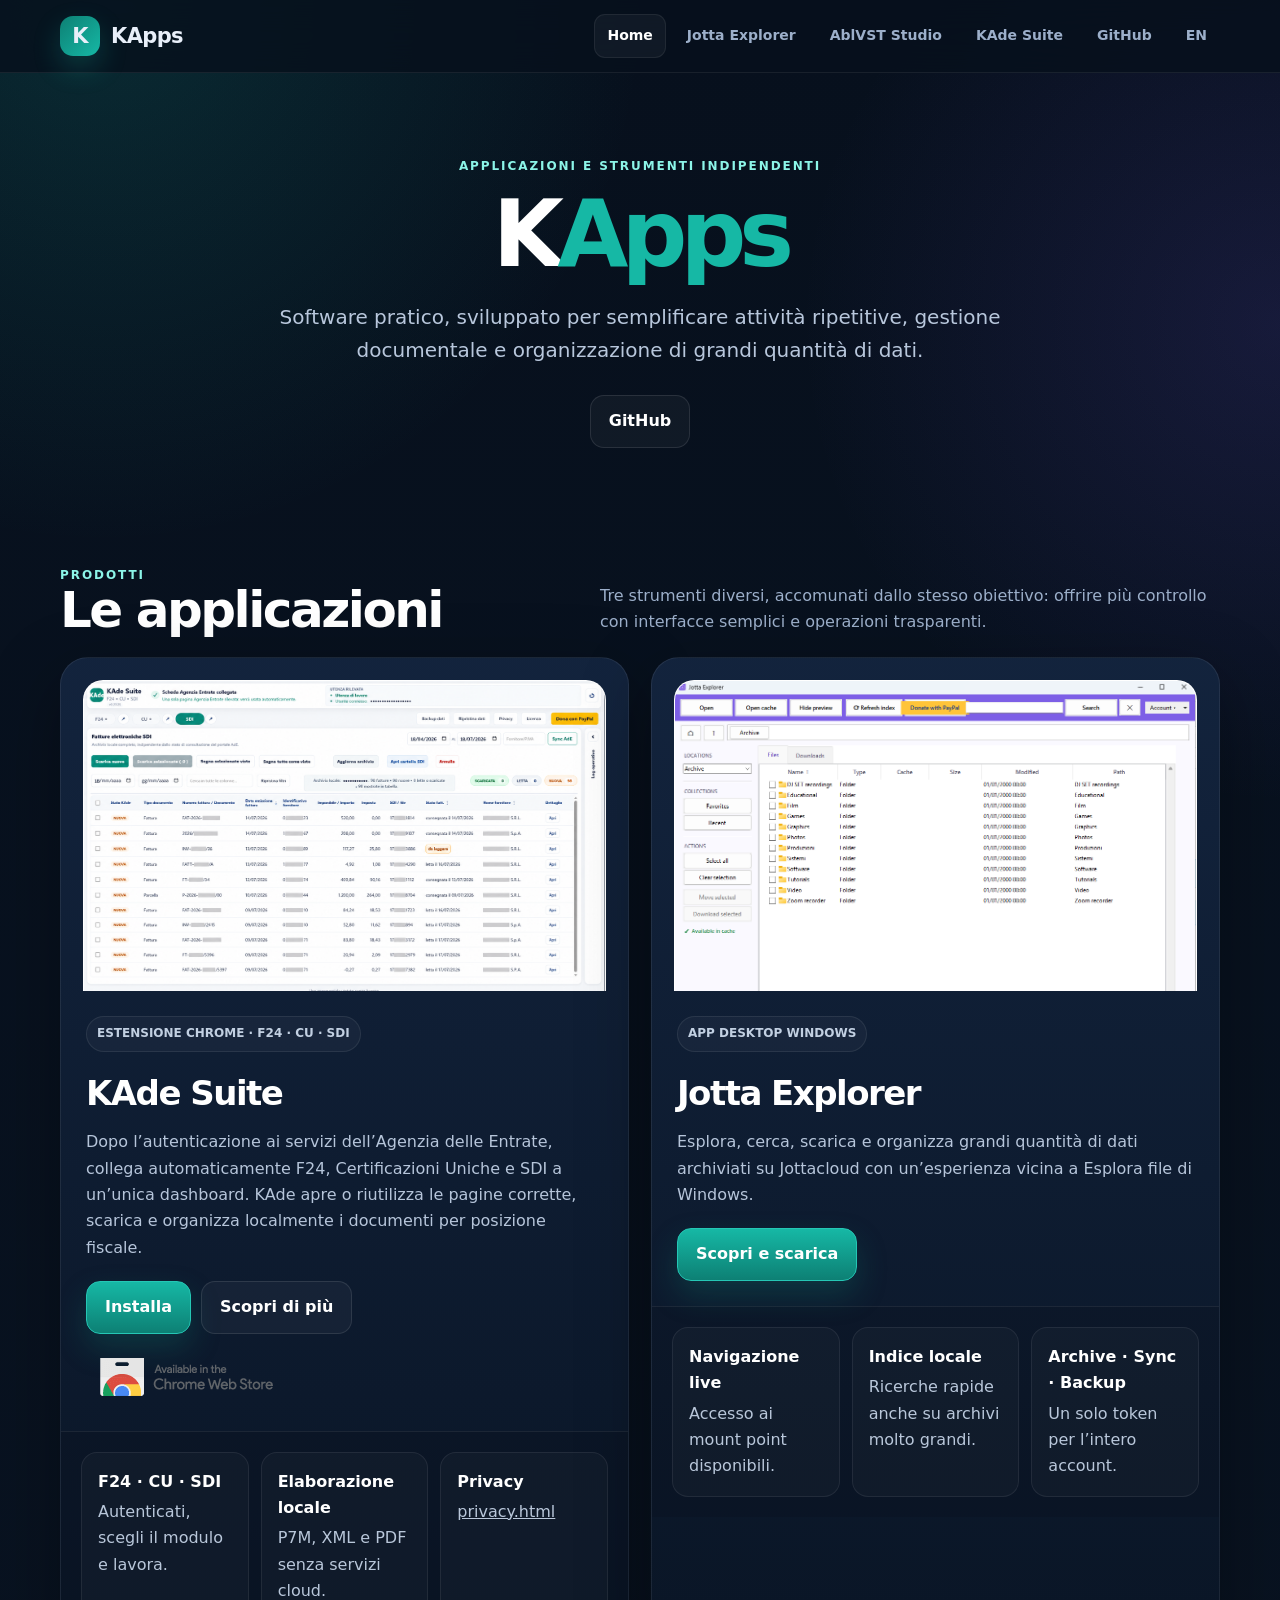
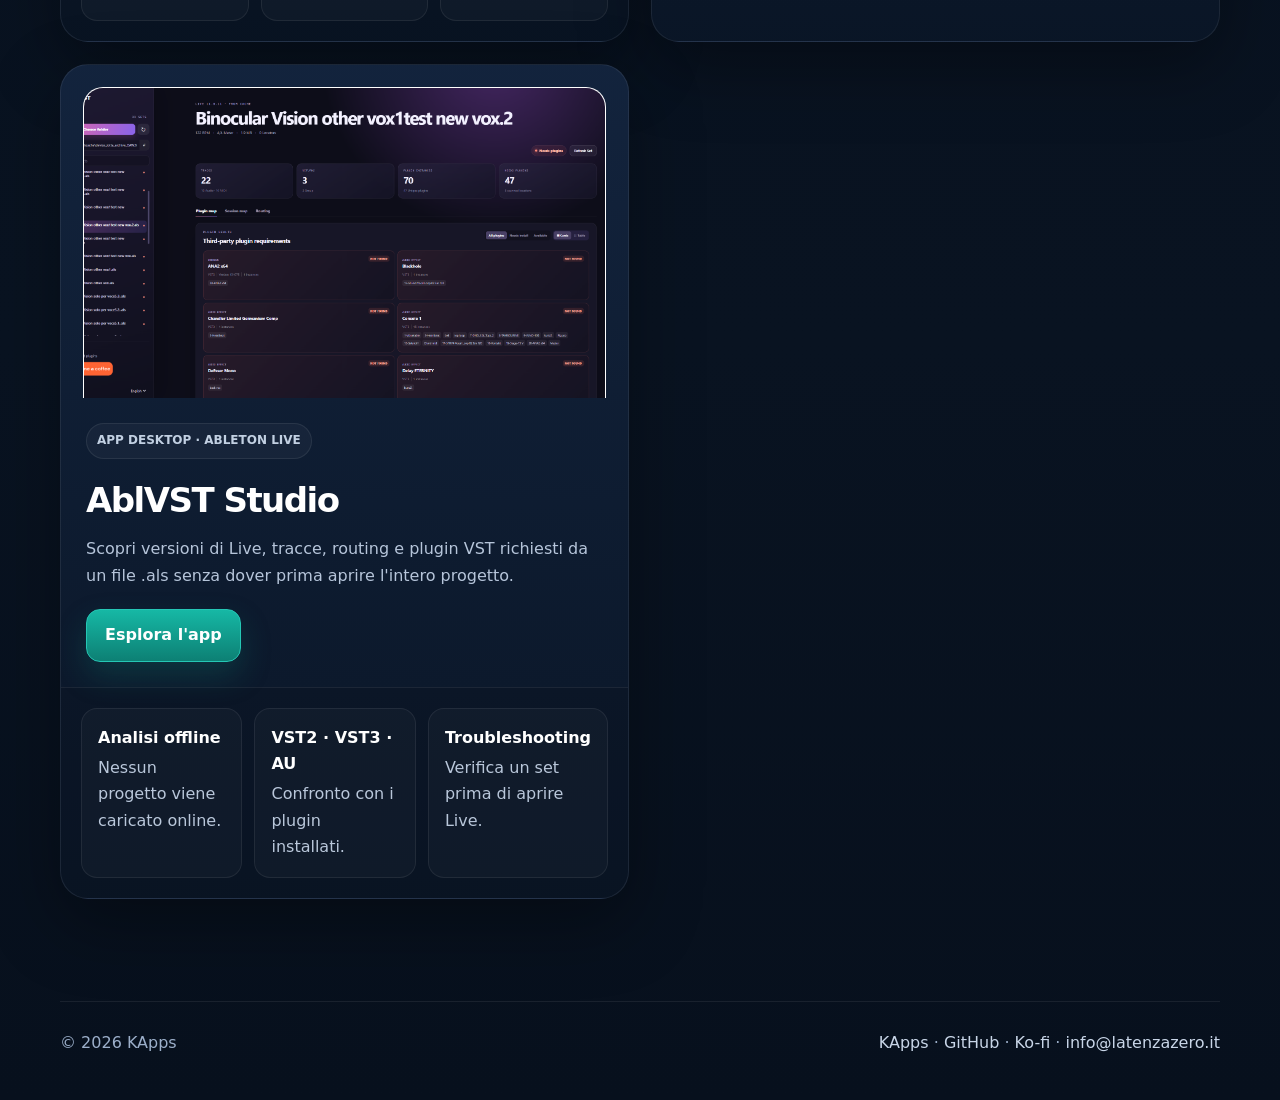
<file: index.html>
<!doctype html><html lang="it"><head><meta charset="utf-8"><meta name="viewport" content="width=device-width,initial-scale=1">
<title>KApps — Applicazioni e strumenti indipendenti</title><meta name="description" content="KApps raccoglie KAde Suite, Jotta Explorer e AblVST Studio: strumenti indipendenti per documenti fiscali, archivi cloud e progetti Ableton Live."><link rel="icon" href="assets/favicon-32.png"><link rel="stylesheet" href="css/style.css">
  <link rel="canonical" href="https://canbelieve.github.io/">
  <link rel="alternate" hreflang="it" href="https://canbelieve.github.io/">
  <link rel="alternate" hreflang="en" href="https://canbelieve.github.io/en/">
  <link rel="alternate" hreflang="x-default" href="https://canbelieve.github.io/">
  <meta name="robots" content="index,follow">
  <meta name="theme-color" content="#07101d">
  <meta property="og:type" content="website">
  <meta property="og:site_name" content="KApps">
  <meta property="og:title" content="KApps — Applicazioni e strumenti indipendenti">
  <meta property="og:description" content="KApps raccoglie KAde Suite, Jotta Explorer e AblVST Studio: strumenti indipendenti per documenti fiscali, archivi cloud e progetti Ableton Live.">
  <meta property="og:url" content="https://canbelieve.github.io/">
  <meta property="og:image" content="https://canbelieve.github.io/assets/og-kapps.png">
  <meta property="og:image:alt" content="KApps">
  <meta property="og:locale" content="it_IT">
  <meta property="og:locale:alternate" content="en_US">
  <meta name="twitter:card" content="summary_large_image">
  <meta name="twitter:title" content="KApps — Applicazioni e strumenti indipendenti">
  <meta name="twitter:description" content="KApps raccoglie KAde Suite, Jotta Explorer e AblVST Studio: strumenti indipendenti per documenti fiscali, archivi cloud e progetti Ableton Live.">
  <meta name="twitter:image" content="https://canbelieve.github.io/assets/og-kapps.png">
  <script type="application/ld+json">{"@context":"https://schema.org","@graph":[{"@type":"WebSite","@id":"https://canbelieve.github.io/#website","url":"https://canbelieve.github.io/","name":"KApps","description":"KApps raccoglie KAde Suite, Jotta Explorer e AblVST Studio: strumenti indipendenti per documenti fiscali, archivi cloud e progetti Ableton Live.","inLanguage":"it","publisher":{"@id":"https://canbelieve.github.io/#organization"}},{"@type":"Organization","@id":"https://canbelieve.github.io/#organization","name":"KApps","url":"https://canbelieve.github.io/","logo":"https://canbelieve.github.io/assets/icon-512.png","sameAs":["https://github.com/canbelieve","https://ko-fi.com/U7I223UF77"]},{"@type":"ItemList","@id":"https://canbelieve.github.io/#apps","name":"Applicazioni KApps","itemListElement":[{"@type":"ListItem","position":1,"name":"KAde Suite","url":"https://canbelieve.github.io/kade-suite/"},{"@type":"ListItem","position":2,"name":"Jotta Explorer","url":"https://canbelieve.github.io/jotta-explorer.html"},{"@type":"ListItem","position":3,"name":"AblVST Studio","url":"https://canbelieve.github.io/ablvst-studio.html"}]}]}</script>
</head><body>
<header class="site-header"><div class="container header-inner"><a class="brand" href="index.html"><span class="brand-mark">K</span>KApps</a><nav class="nav" aria-label="Main navigation"><a class="active" href="index.html">Home</a><a href="jotta-explorer.html">Jotta Explorer</a><a href="ablvst-studio.html">AblVST Studio</a><a href="https://canbelieve.github.io/kade-suite/">KAde Suite</a><a href="https://github.com/canbelieve">GitHub</a><a class="lang-btn" href="https://canbelieve.github.io/en/" aria-label="Switch to English">EN</a></nav></div></header>
<main><section class="container hero"><div class="eyebrow">Applicazioni e strumenti indipendenti</div><h1>K<span>Apps</span></h1><p class="hero-copy">Software pratico, sviluppato per semplificare attività ripetitive, gestione documentale e organizzazione di grandi quantità di dati.</p><div class="hero-actions"><a class="button" href="https://github.com/canbelieve">GitHub</a></div></section>
<section class="container section" id="apps"><div class="section-head"><div><div class="eyebrow">Prodotti</div><h2>Le applicazioni</h2></div><p>Tre strumenti diversi, accomunati dallo stesso obiettivo: offrire più controllo con interfacce semplici e operazioni trasparenti.</p></div>
<div class="apps-grid">
<article class="app-card"><div class="app-shot"><img src="assets/kade-suite.png" alt="Modulo SDI di KAde Suite per la gestione delle fatture elettroniche" width="1280" height="800" loading="lazy" decoding="async"></div><div class="app-content"><span class="tag">ESTENSIONE CHROME · F24 · CU · SDI</span><h3>KAde Suite</h3><p>Dopo l’autenticazione ai servizi dell’Agenzia delle Entrate, collega automaticamente F24, Certificazioni Uniche e SDI a un’unica dashboard. KAde apre o riutilizza le pagine corrette, scarica e organizza localmente i documenti per posizione fiscale.</p><div class="app-actions"><a class="button primary" href="https://chromewebstore.google.com/detail/kade-suite/hblajdcobjpapcgbkgjkkmnklhofilia">Installa</a><a class="button" href="https://canbelieve.github.io/kade-suite/">Scopri di più</a></div><a href="https://chromewebstore.google.com/detail/kade-suite/hblajdcobjpapcgbkgjkkmnklhofilia"><img class="store-badge" src="assets/chrome-web-store-badge.png" alt="Available in the Chrome Web Store"></a></div><div class="feature-strip"><div class="mini-feature"><strong>F24 · CU · SDI</strong><span>Autenticati, scegli il modulo e lavora.</span></div><div class="mini-feature"><strong>Elaborazione locale</strong><span>P7M, XML e PDF senza servizi cloud.</span></div><div class="mini-feature"><strong>Privacy</strong><a href="https://canbelieve.github.io/kade-suite/privacy.html">privacy.html</a></div></div></article>
<article class="app-card"><div class="app-shot"><img src="assets/jotta-explorer.png" alt="Interfaccia di Jotta Explorer" width="1086" height="788" loading="lazy" decoding="async"></div><div class="app-content"><span class="tag">APP DESKTOP WINDOWS</span><h3>Jotta Explorer</h3><p>Esplora, cerca, scarica e organizza grandi quantità di dati archiviati su Jottacloud con un’esperienza vicina a Esplora file di Windows.</p><div class="app-actions"><a class="button purple" href="jotta-explorer.html">Scopri e scarica</a></div></div><div class="feature-strip"><div class="mini-feature"><strong>Navigazione live</strong><span>Accesso ai mount point disponibili.</span></div><div class="mini-feature"><strong>Indice locale</strong><span>Ricerche rapide anche su archivi molto grandi.</span></div><div class="mini-feature"><strong>Archive · Sync · Backup</strong><span>Un solo token per l’intero account.</span></div></div></article>
<article class="app-card ablvst-card"><div class="app-shot"><img src="assets/ablvst-studio.png" alt="AblVST Studio mostra i plugin richiesti da un progetto Ableton Live" width="1895" height="1008" loading="eager" decoding="async" fetchpriority="high"></div><div class="app-content"><span class="tag ablvst-tag">APP DESKTOP · ABLETON LIVE</span><h3>AblVST Studio</h3><p>Scopri versioni di Live, tracce, routing e plugin VST richiesti da un file .als senza dover prima aprire l'intero progetto.</p><div class="app-actions"><a class="button ablvst" href="ablvst-studio.html">Esplora l'app</a></div></div><div class="feature-strip"><div class="mini-feature"><strong>Analisi offline</strong><span>Nessun progetto viene caricato online.</span></div><div class="mini-feature"><strong>VST2 · VST3 · AU</strong><span>Confronto con i plugin installati.</span></div><div class="mini-feature"><strong>Troubleshooting</strong><span>Verifica un set prima di aprire Live.</span></div></div></article>
</div></section></main>
<footer class="container footer"><span>© 2026 KApps</span><span><a href="index.html">KApps</a> · <a href="https://github.com/canbelieve">GitHub</a> · <a href="https://ko-fi.com/U7I223UF77" target="_blank" rel="noopener noreferrer">Ko-fi</a> · <a href="mailto:info@latenzazero.it">info@latenzazero.it</a></span></footer><script src="js/app.js"></script></body></html>
</file>
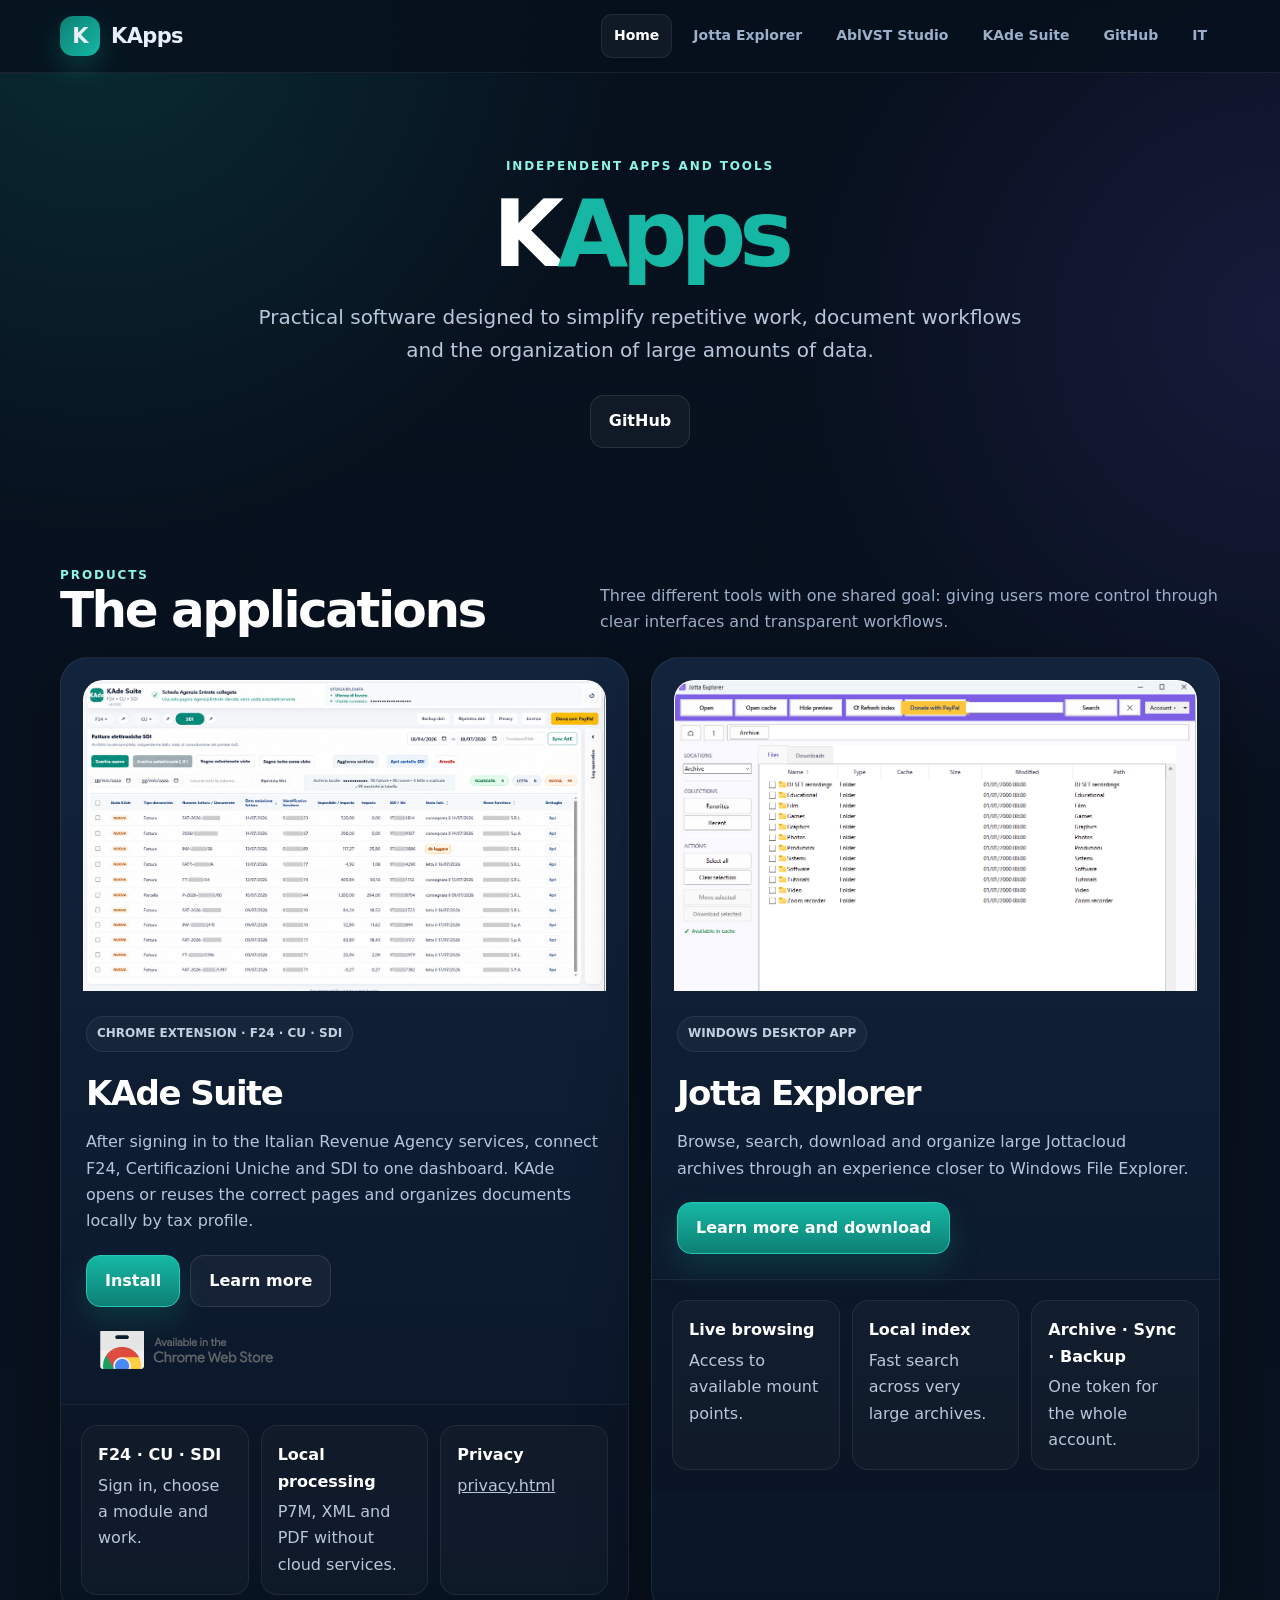
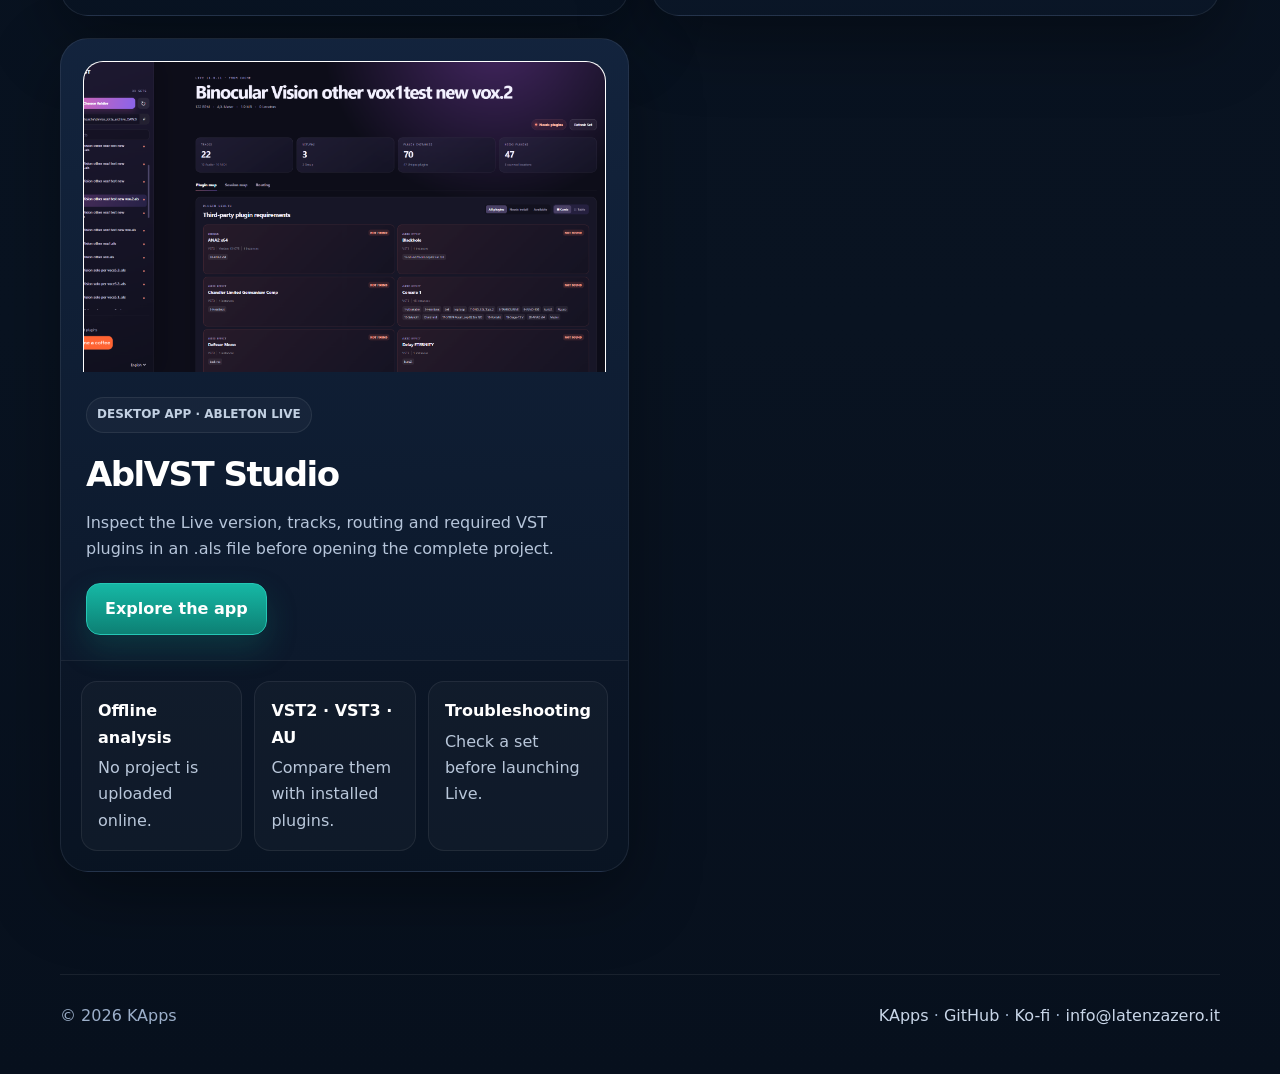
<file: en/index.html>
<!doctype html><html lang="en"><head><meta charset="utf-8"><meta name="viewport" content="width=device-width,initial-scale=1">
<title>KApps — Independent apps and tools</title><meta name="description" content="KApps brings together independent tools for tax document workflows, Jottacloud archives and Ableton Live projects."><link rel="icon" href="../assets/favicon-32.png"><link rel="stylesheet" href="../css/style.css">
  <link rel="canonical" href="https://canbelieve.github.io/en/">
  <link rel="alternate" hreflang="it" href="https://canbelieve.github.io/">
  <link rel="alternate" hreflang="en" href="https://canbelieve.github.io/en/">
  <link rel="alternate" hreflang="x-default" href="https://canbelieve.github.io/">
  <meta name="robots" content="index,follow">
  <meta name="theme-color" content="#07101d">
  <meta property="og:type" content="website">
  <meta property="og:site_name" content="KApps">
  <meta property="og:title" content="KApps — Independent apps and tools">
  <meta property="og:description" content="KApps brings together independent tools for tax document workflows, Jottacloud archives and Ableton Live projects.">
  <meta property="og:url" content="https://canbelieve.github.io/en/">
  <meta property="og:image" content="https://canbelieve.github.io/assets/og-kapps.png">
  <meta property="og:image:alt" content="KApps">
  <meta property="og:locale" content="en_US">
  <meta property="og:locale:alternate" content="it_IT">
  <meta name="twitter:card" content="summary_large_image">
  <meta name="twitter:title" content="KApps — Independent apps and tools">
  <meta name="twitter:description" content="KApps brings together independent tools for tax document workflows, Jottacloud archives and Ableton Live projects.">
  <meta name="twitter:image" content="https://canbelieve.github.io/assets/og-kapps.png">
  <script type="application/ld+json">{"@context":"https://schema.org","@graph":[{"@type":"WebSite","@id":"https://canbelieve.github.io/#website","url":"https://canbelieve.github.io/","name":"KApps","description":"KApps brings together independent tools for tax document workflows, Jottacloud archives and Ableton Live projects.","inLanguage":"en","publisher":{"@id":"https://canbelieve.github.io/#organization"}},{"@type":"Organization","@id":"https://canbelieve.github.io/#organization","name":"KApps","url":"https://canbelieve.github.io/","logo":"https://canbelieve.github.io/assets/icon-512.png","sameAs":["https://github.com/canbelieve","https://ko-fi.com/U7I223UF77"]},{"@type":"ItemList","@id":"https://canbelieve.github.io/en/#apps","name":"KApps applications","itemListElement":[{"@type":"ListItem","position":1,"name":"KAde Suite","url":"https://canbelieve.github.io/kade-suite/en/"},{"@type":"ListItem","position":2,"name":"Jotta Explorer","url":"https://canbelieve.github.io/jotta-explorer.html"},{"@type":"ListItem","position":3,"name":"AblVST Studio","url":"https://canbelieve.github.io/ablvst-studio.html"}]}]}</script>
</head><body>
<header class="site-header"><div class="container header-inner"><a class="brand" href="../en/"><span class="brand-mark">K</span>KApps</a><nav class="nav" aria-label="Main navigation"><a class="active" href="../en/">Home</a><a href="../jotta-explorer.html">Jotta Explorer</a><a href="../ablvst-studio.html">AblVST Studio</a><a href="https://canbelieve.github.io/kade-suite/en/">KAde Suite</a><a href="https://github.com/canbelieve">GitHub</a><a class="lang-btn" href="https://canbelieve.github.io/" aria-label="Switch to Italiano">IT</a></nav></div></header>
<main><section class="container hero"><div class="eyebrow">Independent apps and tools</div><h1>K<span>Apps</span></h1><p class="hero-copy">Practical software designed to simplify repetitive work, document workflows and the organization of large amounts of data.</p><div class="hero-actions"><a class="button" href="https://github.com/canbelieve">GitHub</a></div></section>
<section class="container section" id="apps"><div class="section-head"><div><div class="eyebrow">Products</div><h2>The applications</h2></div><p>Three different tools with one shared goal: giving users more control through clear interfaces and transparent workflows.</p></div>
<div class="apps-grid">
<article class="app-card"><div class="app-shot"><img src="../assets/kade-suite.png" alt="KAde Suite SDI module for electronic invoice management" width="1280" height="800" loading="lazy" decoding="async"></div><div class="app-content"><span class="tag">CHROME EXTENSION · F24 · CU · SDI</span><h3>KAde Suite</h3><p>After signing in to the Italian Revenue Agency services, connect F24, Certificazioni Uniche and SDI to one dashboard. KAde opens or reuses the correct pages and organizes documents locally by tax profile.</p><div class="app-actions"><a class="button primary" href="https://chromewebstore.google.com/detail/kade-suite/hblajdcobjpapcgbkgjkkmnklhofilia">Install</a><a class="button" href="https://canbelieve.github.io/kade-suite/en/">Learn more</a></div><a href="https://chromewebstore.google.com/detail/kade-suite/hblajdcobjpapcgbkgjkkmnklhofilia"><img class="store-badge" src="../assets/chrome-web-store-badge.png" alt="Available in the Chrome Web Store"></a></div><div class="feature-strip"><div class="mini-feature"><strong>F24 · CU · SDI</strong><span>Sign in, choose a module and work.</span></div><div class="mini-feature"><strong>Local processing</strong><span>P7M, XML and PDF without cloud services.</span></div><div class="mini-feature"><strong>Privacy</strong><a href="https://canbelieve.github.io/kade-suite/privacy.html">privacy.html</a></div></div></article>
<article class="app-card"><div class="app-shot"><img src="../assets/jotta-explorer.png" alt="Interfaccia di Jotta Explorer" width="1086" height="788" loading="lazy" decoding="async"></div><div class="app-content"><span class="tag">WINDOWS DESKTOP APP</span><h3>Jotta Explorer</h3><p>Browse, search, download and organize large Jottacloud archives through an experience closer to Windows File Explorer.</p><div class="app-actions"><a class="button purple" href="../jotta-explorer.html">Learn more and download</a></div></div><div class="feature-strip"><div class="mini-feature"><strong>Live browsing</strong><span>Access to available mount points.</span></div><div class="mini-feature"><strong>Local index</strong><span>Fast search across very large archives.</span></div><div class="mini-feature"><strong>Archive · Sync · Backup</strong><span>One token for the whole account.</span></div></div></article>
<article class="app-card ablvst-card"><div class="app-shot"><img src="../assets/ablvst-studio.png" alt="AblVST Studio mostra i plugin richiesti da un progetto Ableton Live" width="1895" height="1008" loading="eager" decoding="async" fetchpriority="high"></div><div class="app-content"><span class="tag ablvst-tag">DESKTOP APP · ABLETON LIVE</span><h3>AblVST Studio</h3><p>Inspect the Live version, tracks, routing and required VST plugins in an .als file before opening the complete project.</p><div class="app-actions"><a class="button ablvst" href="../ablvst-studio.html">Explore the app</a></div></div><div class="feature-strip"><div class="mini-feature"><strong>Offline analysis</strong><span>No project is uploaded online.</span></div><div class="mini-feature"><strong>VST2 · VST3 · AU</strong><span>Compare them with installed plugins.</span></div><div class="mini-feature"><strong>Troubleshooting</strong><span>Check a set before launching Live.</span></div></div></article>
</div></section></main>
<footer class="container footer"><span>© 2026 KApps</span><span><a href="../index.html">KApps</a> · <a href="https://github.com/canbelieve">GitHub</a> · <a href="https://ko-fi.com/U7I223UF77" target="_blank" rel="noopener noreferrer">Ko-fi</a> · <a href="mailto:info@latenzazero.it">info@latenzazero.it</a></span></footer><script src="../js/app.js"></script></body></html>
</file>
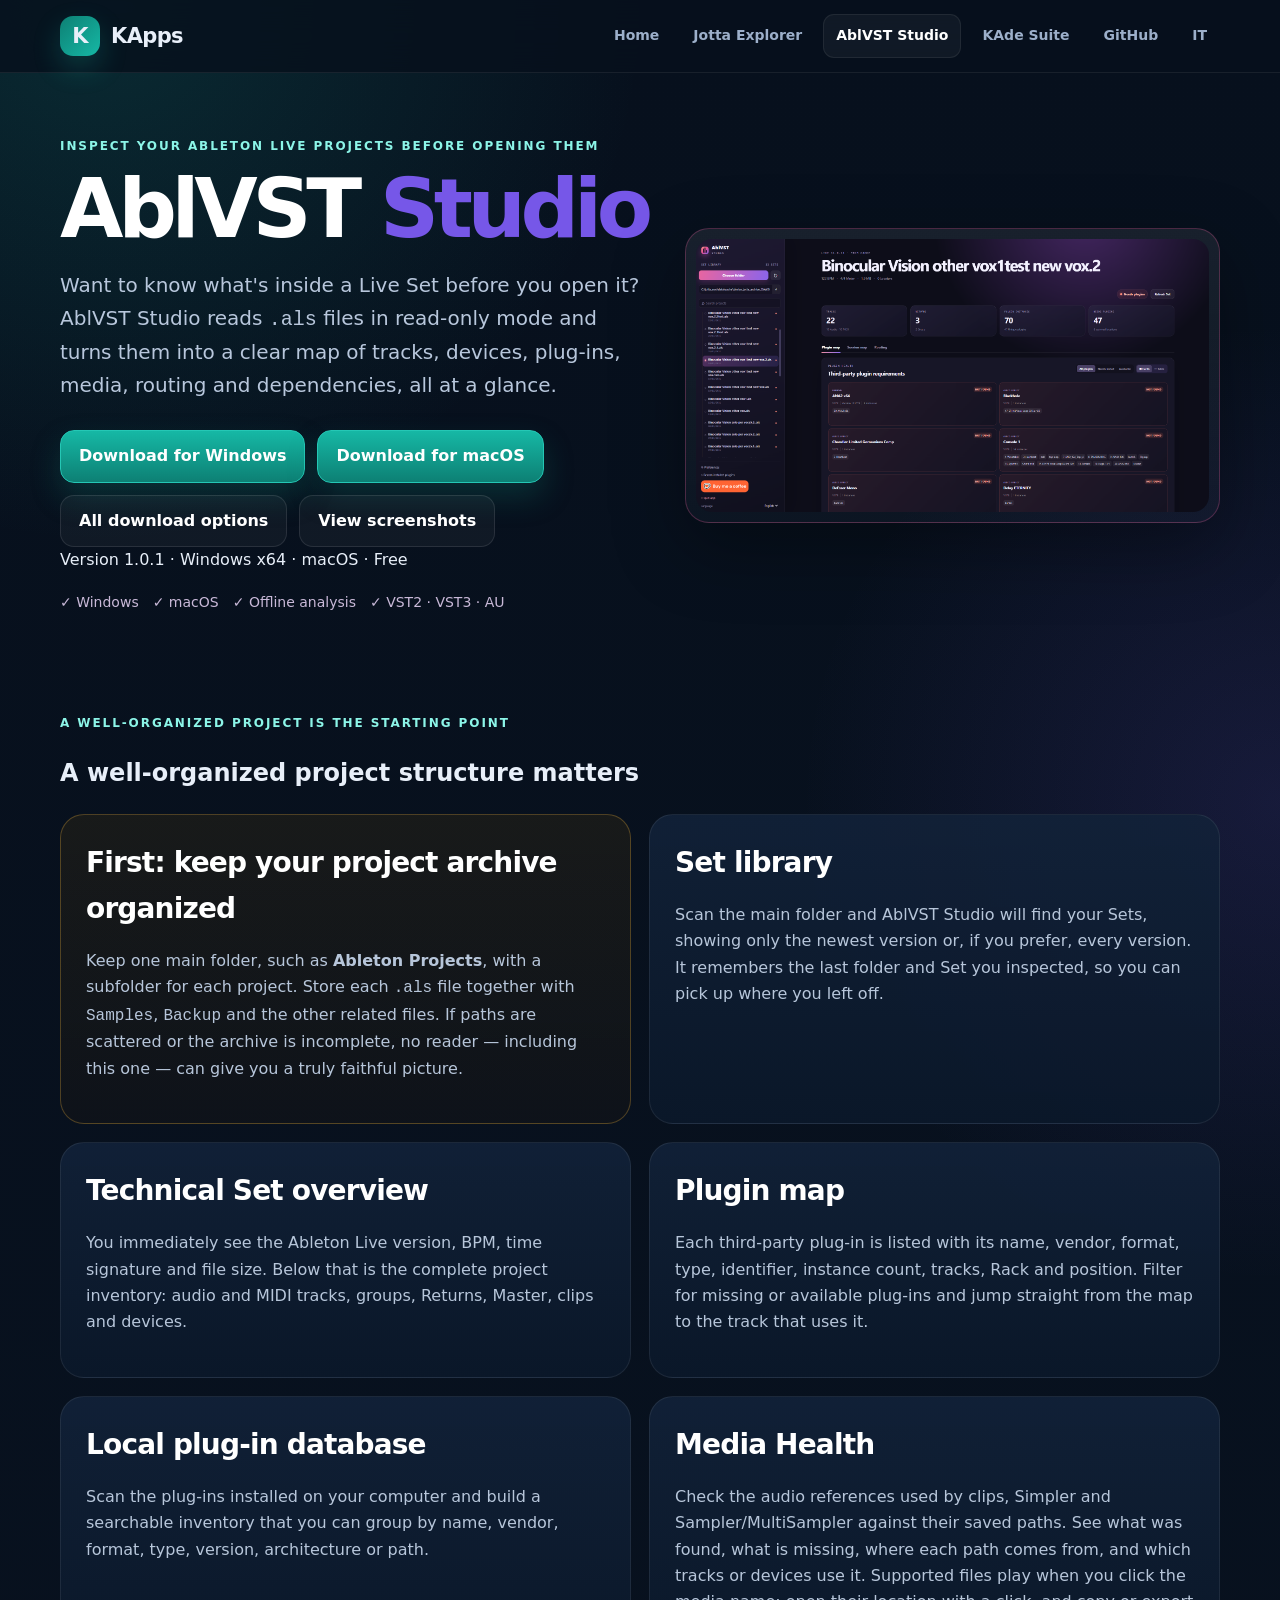
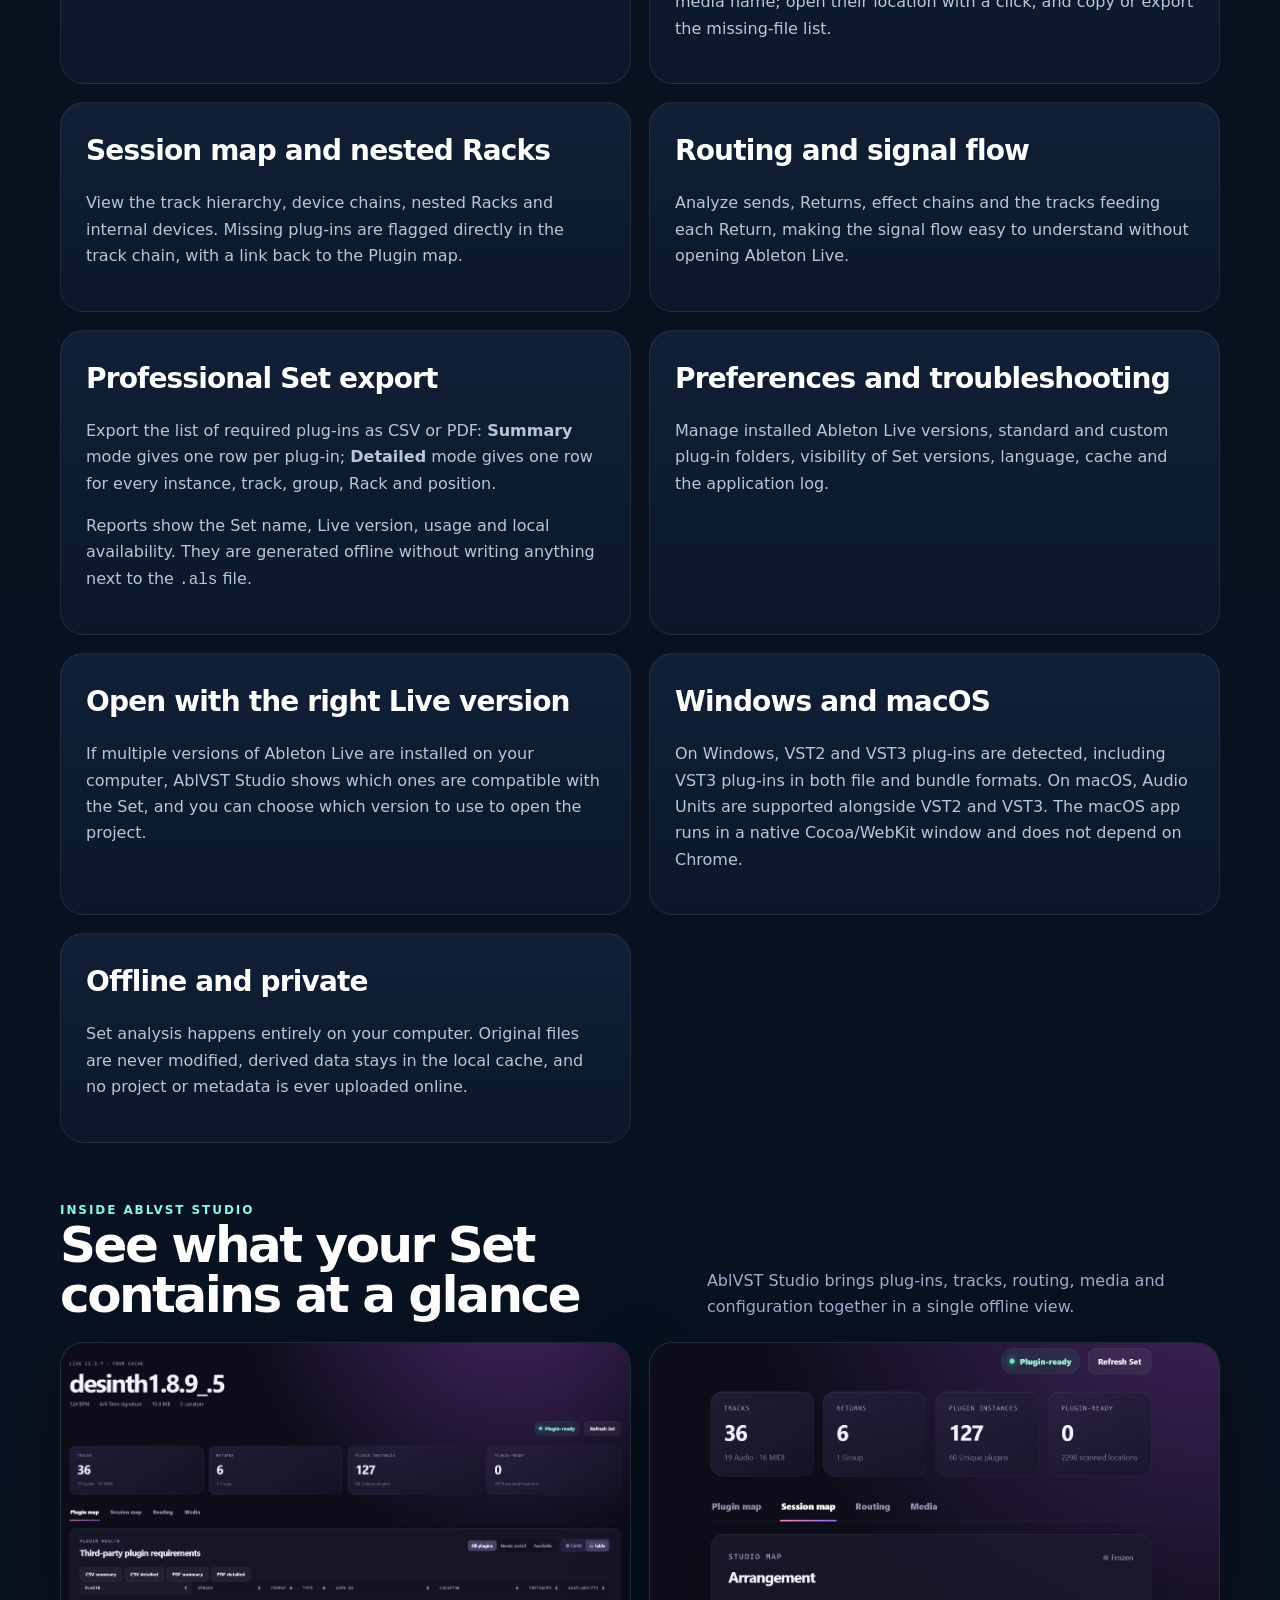
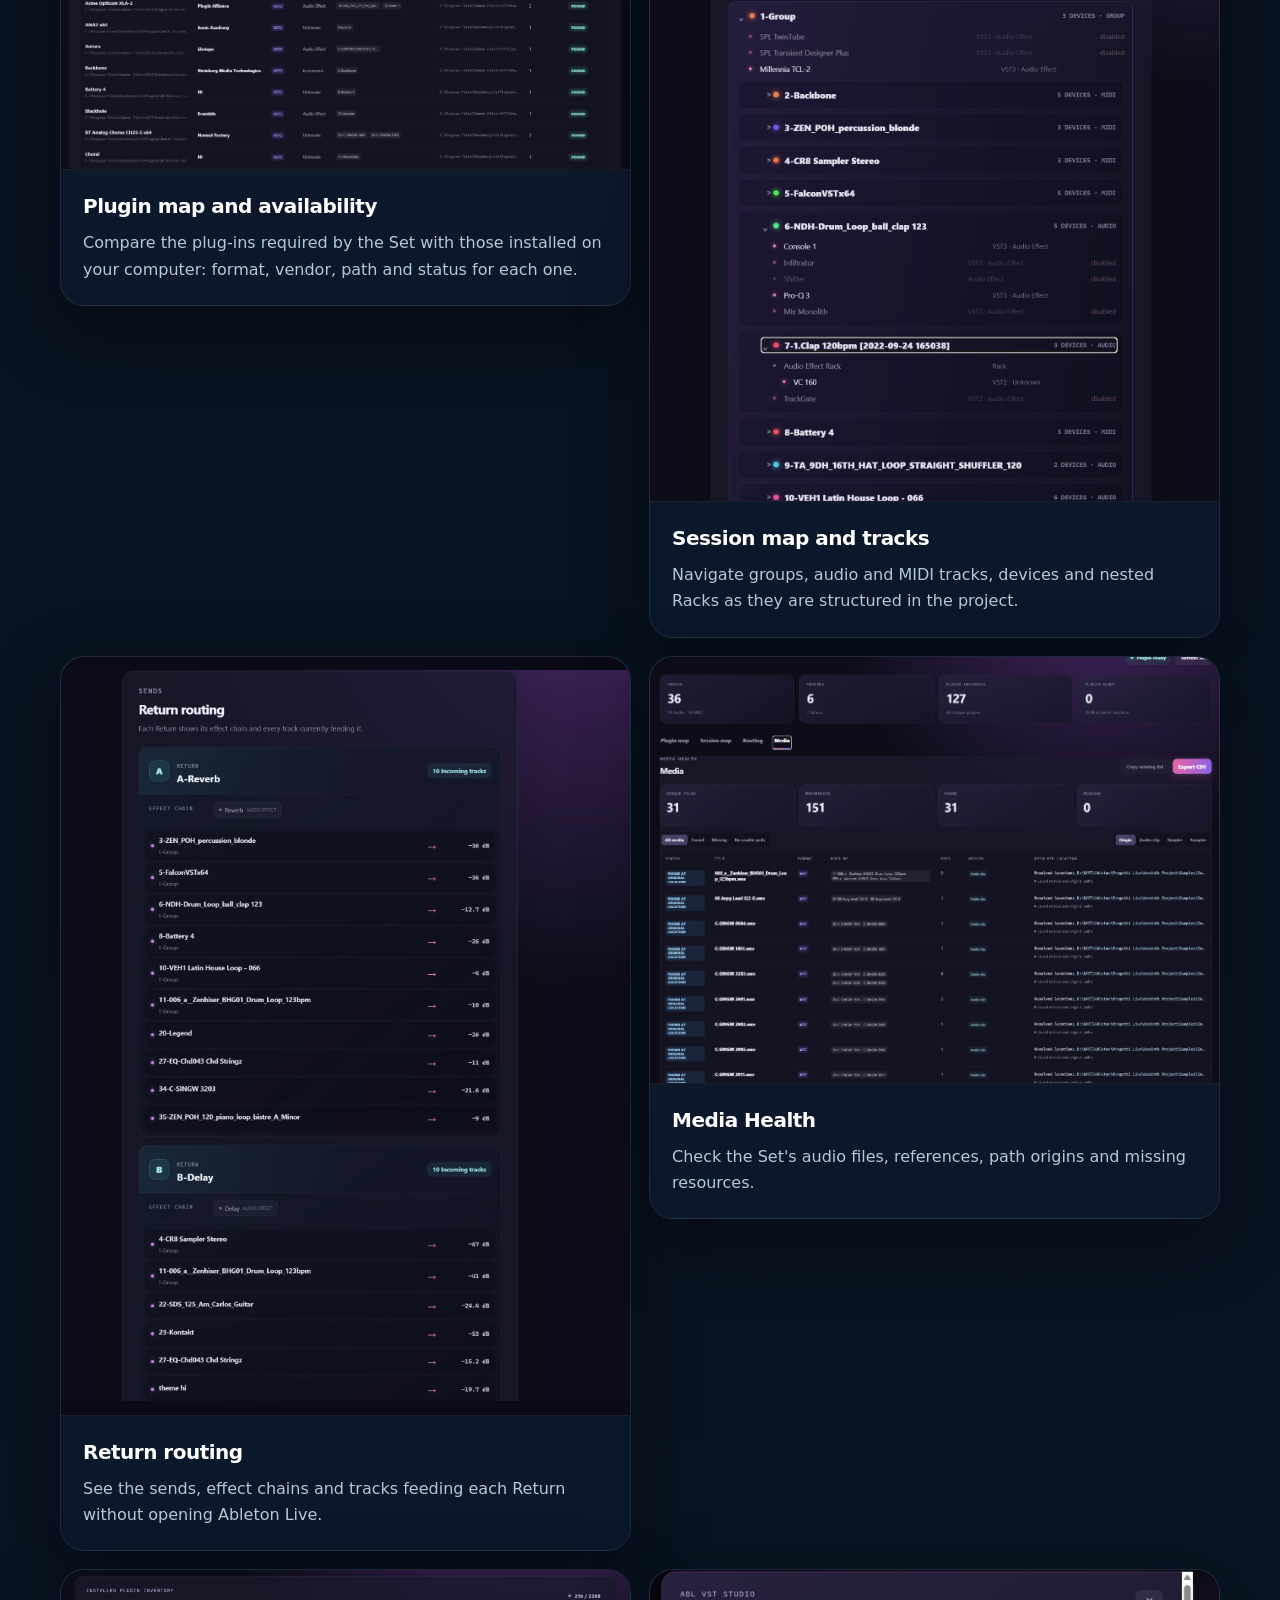
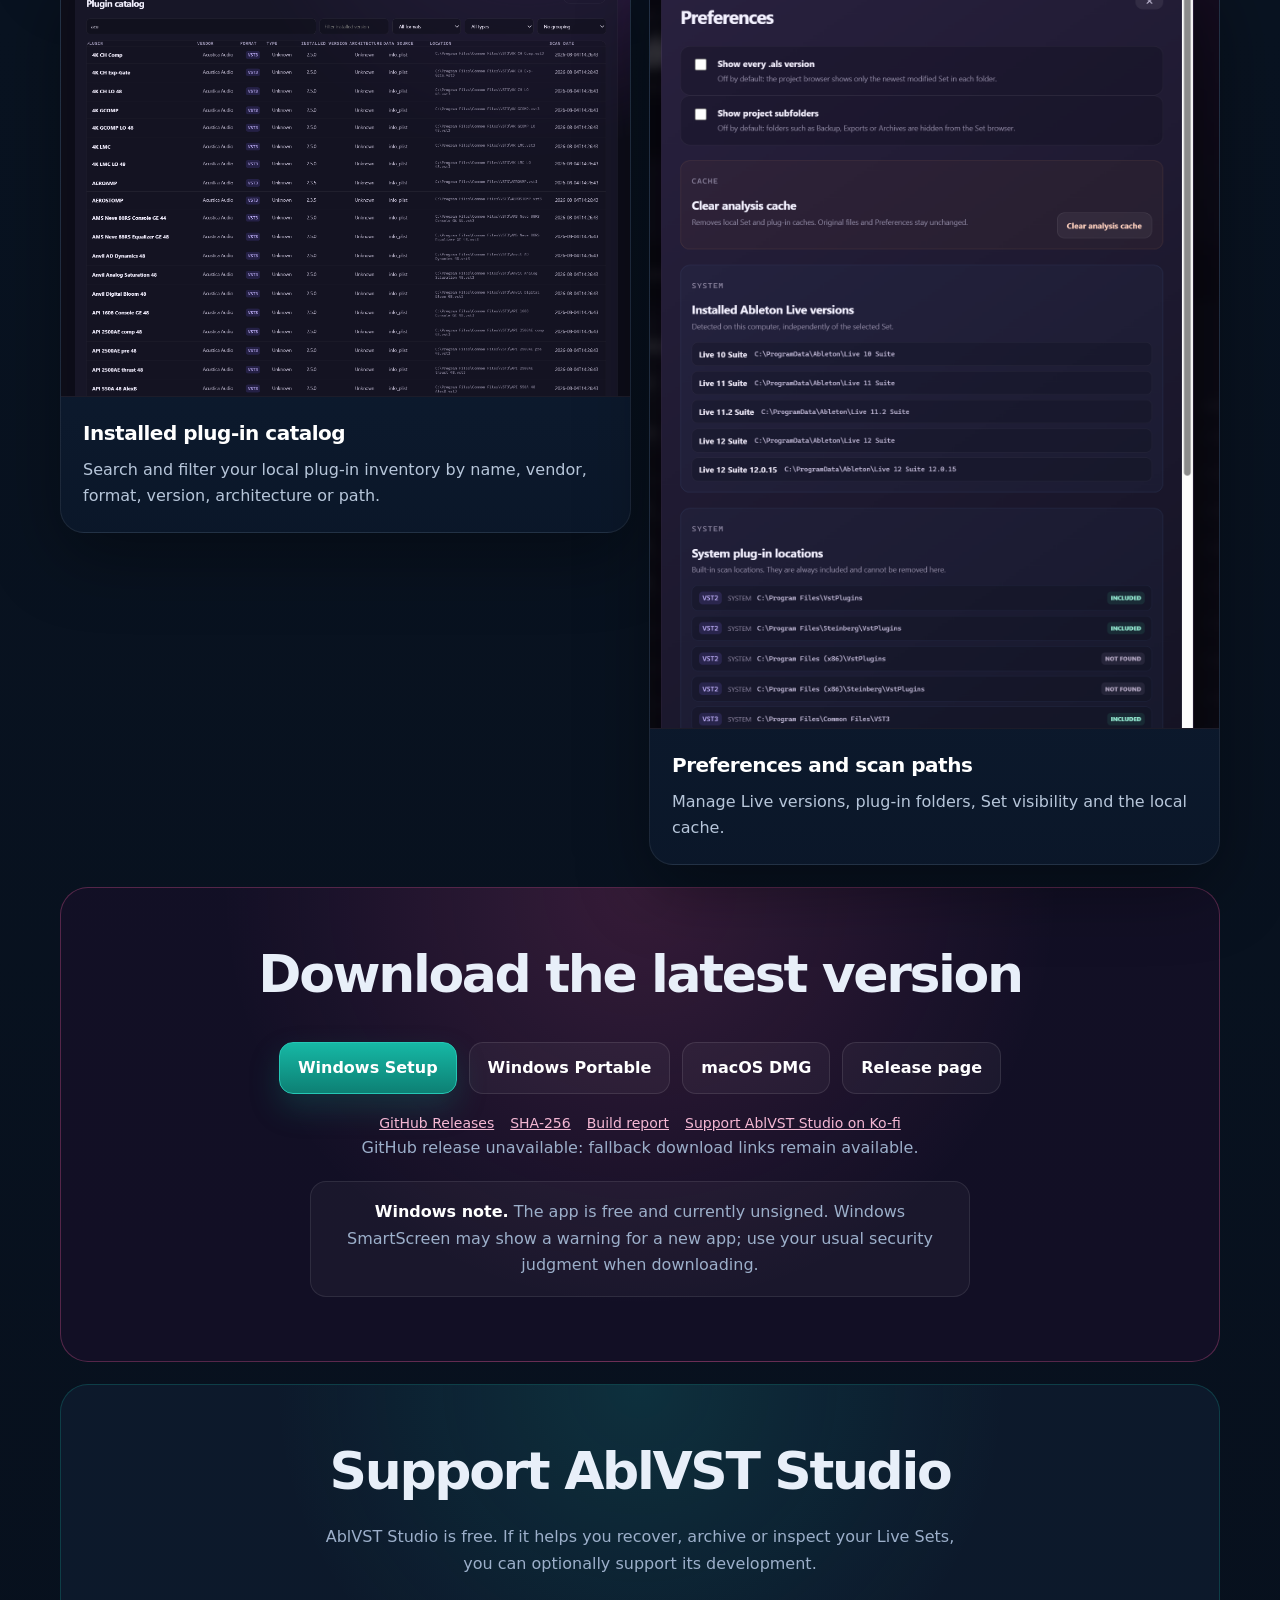
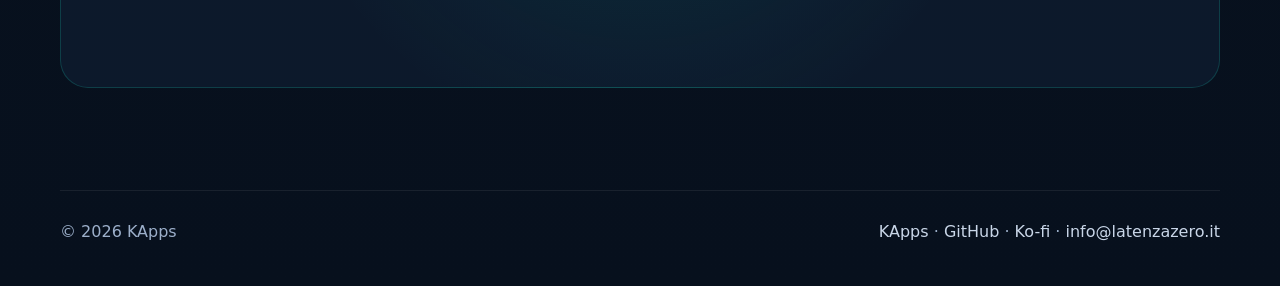
<file: ablvst-studio.html>
<!doctype html>
<html lang="en">
<head>
  <meta charset="utf-8">
  <meta name="viewport" content="width=device-width,initial-scale=1">
  <title>AblVST Studio — Inspect Ableton Live Sets before opening them</title>
  <meta name="description" content="AblVST Studio analyzes .als files locally: tracks, VST plug-ins, media, routing and dependencies before you open Ableton Live.">
  <link rel="icon" href="assets/favicon-32.png">
  <link rel="stylesheet" href="css/style.css">

  <link rel="canonical" href="https://canbelieve.github.io/ablvst-studio.html">
  <link rel="alternate" hreflang="it" href="https://canbelieve.github.io/it/ablvst-studio.html">
  <link rel="alternate" hreflang="en" href="https://canbelieve.github.io/ablvst-studio.html">
  <link rel="alternate" hreflang="x-default" href="https://canbelieve.github.io/ablvst-studio.html">
  <meta name="robots" content="index,follow">
  <meta name="theme-color" content="#07101d">
  <meta property="og:type" content="website">
  <meta property="og:site_name" content="KApps">
  <meta property="og:title" content="AblVST Studio — Inspect Ableton Live Sets before opening them">
  <meta property="og:description" content="AblVST Studio analyzes .als files locally: tracks, VST plug-ins, media, routing and dependencies before you open Ableton Live.">
  <meta property="og:url" content="https://canbelieve.github.io/ablvst-studio.html">
  <meta property="og:image" content="https://canbelieve.github.io/assets/ablvst-studio.png">
  <meta property="og:image:alt" content="AblVST Studio">
  <meta property="og:locale" content="en_US">
  <meta property="og:locale:alternate" content="it_IT">
  <meta name="twitter:card" content="summary_large_image">
  <meta name="twitter:title" content="AblVST Studio — Inspect Ableton Live Sets before opening them">
  <meta name="twitter:description" content="AblVST Studio analyzes .als files locally: tracks, VST plug-ins, media, routing and dependencies before you open Ableton Live.">
  <meta name="twitter:image" content="https://canbelieve.github.io/assets/ablvst-studio.png">
  <script type="application/ld+json">{"@context":"https://schema.org","@graph":[{"@type":"SoftwareApplication","@id":"https://canbelieve.github.io/ablvst-studio.html#software","name":"AblVST Studio","description":"AblVST Studio analyzes .als files locally: tracks, VST plug-ins, media, routing and dependencies before you open Ableton Live.","url":"https://canbelieve.github.io/ablvst-studio.html","inLanguage":"en","applicationCategory":"MultimediaApplication","operatingSystem":"Windows, macOS","isAccessibleForFree":true,"offers":{"@type":"Offer","price":0,"priceCurrency":"EUR"},"downloadUrl":"https://github.com/canbelieve/ablvst-studio/releases/latest","publisher":{"@id":"https://canbelieve.github.io/#organization"},"softwareVersion":"1.0.1"},{"@type":"Organization","@id":"https://canbelieve.github.io/#organization","name":"KApps","url":"https://canbelieve.github.io/","logo":"https://canbelieve.github.io/assets/icon-512.png","sameAs":["https://github.com/canbelieve","https://ko-fi.com/U7I223UF77"]},{"@type":"BreadcrumbList","@id":"https://canbelieve.github.io/ablvst-studio.html#breadcrumb","itemListElement":[{"@type":"ListItem","position":1,"name":"KApps","item":"https://canbelieve.github.io/"},{"@type":"ListItem","position":2,"name":"AblVST Studio","item":"https://canbelieve.github.io/ablvst-studio.html"}]}]}</script>
</head>
<body class="ablvst-page">
  <header class="site-header">
    <div class="container header-inner">
      <a class="brand" href="en/"><span class="brand-mark">K</span>KApps</a>
      <nav class="nav" aria-label="Main navigation">
        <a href="en/">Home</a>
        
        <a href="jotta-explorer.html">Jotta Explorer</a>
        <a class="active" href="ablvst-studio.html">AblVST Studio</a>
        <a href="https://canbelieve.github.io/kade-suite/en/">KAde Suite</a>
        <a href="https://github.com/canbelieve">GitHub</a>
        <a class="lang-btn" href="https://canbelieve.github.io/it/ablvst-studio.html" aria-label="Switch to Italiano">IT</a>
      </nav>
    </div>
  </header>

  <main>
    <section class="container product-hero">
      <div class="product-grid">
        <div class="product-copy">
          
          <div class="eyebrow">Inspect your Ableton Live projects before opening them</div>
          <h1>AblVST <span>Studio</span></h1>
          
          <p>Want to know what's inside a Live Set before you open it? AblVST Studio reads <code>.als</code> files in read-only mode and turns them into a clear map of tracks, devices, plug-ins, media, routing and dependencies, all at a glance.</p>
          <div class="hero-actions" style="justify-content:flex-start">
            
            <a class="button ablvst" href="https://github.com/canbelieve/ablvst-studio/releases/download/v1.0.1/AblVST-Studio-1.0.1-Windows-x64-Setup.exe" data-ablvst-download="windows-setup">Download for Windows</a>
            
            <a class="button ablvst" href="https://github.com/canbelieve/ablvst-studio/releases/download/v1.0.1/AblVST-Studio-1.0.1-macOS-arm64.dmg" data-ablvst-download="macos-dmg">Download for macOS</a>
            
            <a class="button" href="#download">All download options</a>
            
            <a class="button" href="#screenshots">View screenshots</a>
          </div>
          <div class="release-info" data-ablvst-release-info>Version 1.0.1 &middot; Windows x64 &middot; macOS &middot; Free</div>
          <div class="notes"><span>&#10003; Windows</span><span>&#10003; macOS</span><span>&#10003; Offline analysis</span><span>&#10003; VST2 &middot; VST3 &middot; AU</span></div>
        </div>
        <div class="product-shot"><img src="assets/ablvst-studio.png" alt="AblVST Studio showing the plug-in map for an Ableton Live Set" width="1895" height="1008" loading="eager" decoding="async" fetchpriority="high"></div>
      </div>
    </section>

    <section class="container section" id="features">
      <div class="section-heading">
        <div>
          
          <div class="eyebrow">A WELL-ORGANIZED PROJECT IS THE STARTING POINT</div>
          
          <h2>A well-organized project structure matters</h2>
        </div>
      </div>
      <div class="content-grid">
        <article class="panel callout">
          <h2>First: keep your project archive organized</h2>
          
          <p>Keep one main folder, such as <strong>Ableton Projects</strong>, with a subfolder for each project. Store each <code>.als</code> file together with <code>Samples</code>, <code>Backup</code> and the other related files. If paths are scattered or the archive is incomplete, no reader — including this one — can give you a truly faithful picture.</p>
        </article>
        <article class="panel">
          <h2>Set library</h2>
          
          <p>Scan the main folder and AblVST Studio will find your Sets, showing only the newest version or, if you prefer, every version. It remembers the last folder and Set you inspected, so you can pick up where you left off.</p>
        </article>
        <article class="panel">
          <h2>Technical Set overview</h2>
          
          <p>You immediately see the Ableton Live version, BPM, time signature and file size. Below that is the complete project inventory: audio and MIDI tracks, groups, Returns, Master, clips and devices.</p>
        </article>
        <article class="panel">
          <h2>Plugin map</h2>
          
          <p>Each third-party plug-in is listed with its name, vendor, format, type, identifier, instance count, tracks, Rack and position. Filter for missing or available plug-ins and jump straight from the map to the track that uses it.</p>
        </article>
        <article class="panel">
          <h2>Local plug-in database</h2>
          
          <p>Scan the plug-ins installed on your computer and build a searchable inventory that you can group by name, vendor, format, type, version, architecture or path.</p>
        </article>
        <article class="panel">
          <h2>Media Health</h2>
          
          <p>Check the audio references used by clips, Simpler and Sampler/MultiSampler against their saved paths. See what was found, what is missing, where each path comes from, and which tracks or devices use it. Supported files play when you click the media name; open their location with a click, and copy or export the missing-file list.</p>
        </article>
        <article class="panel">
          <h2>Session map and nested Racks</h2>
          
          <p>View the track hierarchy, device chains, nested Racks and internal devices. Missing plug-ins are flagged directly in the track chain, with a link back to the Plugin map.</p>
        </article>
        <article class="panel">
          <h2>Routing and signal flow</h2>
          
          <p>Analyze sends, Returns, effect chains and the tracks feeding each Return, making the signal flow easy to understand without opening Ableton Live.</p>
        </article>
        <article class="panel">
          <h2>Professional Set export</h2>
          
          <p>Export the list of required plug-ins as CSV or PDF: <strong>Summary</strong> mode gives one row per plug-in; <strong>Detailed</strong> mode gives one row for every instance, track, group, Rack and position.</p>
          
          <p>Reports show the Set name, Live version, usage and local availability. They are generated offline without writing anything next to the <code>.als</code> file.</p>
        </article>
        <article class="panel">
          <h2>Preferences and troubleshooting</h2>
          
          <p>Manage installed Ableton Live versions, standard and custom plug-in folders, visibility of Set versions, language, cache and the application log.</p>
        </article>
        <article class="panel">
          <h2>Open with the right Live version</h2>
          
          <p>If multiple versions of Ableton Live are installed on your computer, AblVST Studio shows which ones are compatible with the Set, and you can choose which version to use to open the project.</p>
        </article>
        <article class="panel">
          <h2>Windows and macOS</h2>
          
          <p>On Windows, VST2 and VST3 plug-ins are detected, including VST3 plug-ins in both file and bundle formats. On macOS, Audio Units are supported alongside VST2 and VST3. The macOS app runs in a native Cocoa/WebKit window and does not depend on Chrome.</p>
        </article>
        <article class="panel">
          <h2>Offline and private</h2>
          
          <p>Set analysis happens entirely on your computer. Original files are never modified, derived data stays in the local cache, and no project or metadata is ever uploaded online.</p>
        </article>
      </div>

      <section class="screenshot-section" id="screenshots" aria-label="AblVST Studio screenshots">
        <div class="section-head">
          <div>
            
            <div class="eyebrow">INSIDE ABLVST STUDIO</div>
            
            <h2>See what your Set contains at a glance</h2>
          </div>
          
          <p>AblVST Studio brings plug-ins, tracks, routing, media and configuration together in a single offline view.</p>
        </div>

        <div class="screenshot-grid">
          <figure class="screenshot-card screenshot-card-wide">
            <div class="screenshot-frame"><a href="assets/Pluginmap.png" target="_blank" rel="noopener noreferrer" aria-label="Open the Plugin map screenshot at full size"><img src="assets/Pluginmap.png" alt="AblVST Studio Plugin map con plugin richiesti e disponibilità locale" loading="lazy" decoding="async" width="2341" height="1951"></a></div>
            <figcaption><strong>Plugin map and availability</strong><p>Compare the plug-ins required by the Set with those installed on your computer: format, vendor, path and status for each one.</p></figcaption>
          </figure>

          <figure class="screenshot-card screenshot-card-tall">
            <div class="screenshot-frame"><a href="assets/sessionmap.png" target="_blank" rel="noopener noreferrer" aria-label="Open the Session map screenshot at full size"><img src="assets/sessionmap.png" alt="AblVST Studio Session map with track hierarchy and device chains" loading="lazy" decoding="async" width="1347" height="1904"></a></div>
            <figcaption><strong>Session map and tracks</strong><p>Navigate groups, audio and MIDI tracks, devices and nested Racks as they are structured in the project.</p></figcaption>
          </figure>

          <figure class="screenshot-card screenshot-card-tall">
            <div class="screenshot-frame"><a href="assets/routing.png" target="_blank" rel="noopener noreferrer" aria-label="Open the Return routing screenshot at full size"><img src="assets/routing.png" alt="AblVST Studio Return routing with sends and input tracks" loading="lazy" decoding="async" width="1501" height="1928"></a></div>
            <figcaption><strong>Return routing</strong><p>See the sends, effect chains and tracks feeding each Return without opening Ableton Live.</p></figcaption>
          </figure>

          <figure class="screenshot-card screenshot-card-wide">
            <div class="screenshot-frame"><a href="assets/media.png" target="_blank" rel="noopener noreferrer" aria-label="Open the Media Health screenshot at full size"><img src="assets/media.png" alt="AblVST Studio Media Health with found audio files and references" loading="lazy" decoding="async" width="2353" height="1846"></a></div>
            <figcaption><strong>Media Health</strong><p>Check the Set's audio files, references, path origins and missing resources.</p></figcaption>
          </figure>

          <figure class="screenshot-card screenshot-card-wide">
            <div class="screenshot-frame"><a href="assets/plugincatalog.png" target="_blank" rel="noopener noreferrer" aria-label="Open the plug-in catalog screenshot at full size"><img src="assets/plugincatalog.png" alt="AblVST Studio plug-in catalog with installed plug-ins" loading="lazy" decoding="async" width="2147" height="1767"></a></div>
            <figcaption><strong>Installed plug-in catalog</strong><p>Search and filter your local plug-in inventory by name, vendor, format, version, architecture or path.</p></figcaption>
          </figure>

          <figure class="screenshot-card screenshot-card-tall">
            <div class="screenshot-frame"><a href="assets/pref.png" target="_blank" rel="noopener noreferrer" aria-label="Open the Preferences screenshot at full size"><img src="assets/pref.png" alt="AblVST Studio Preferences with Live versions and plug-in paths" loading="lazy" decoding="async" width="1348" height="1924"></a></div>
            <figcaption><strong>Preferences and scan paths</strong><p>Manage Live versions, plug-in folders, Set visibility and the local cache.</p></figcaption>
          </figure>
        </div>
      </section>

      <section class="cta cta-download" id="download">
        <h2>Download the latest version</h2>
        <div class="download-actions">
          
          <a class="button ablvst" href="https://github.com/canbelieve/ablvst-studio/releases/download/v1.0.1/AblVST-Studio-1.0.1-Windows-x64-Setup.exe" data-ablvst-download="windows-setup">Windows Setup</a>
          <a class="button" href="https://github.com/canbelieve/ablvst-studio/releases/download/v1.0.1/AblVST-Studio-1.0.1-Windows-x64-Portable.zip" data-ablvst-download="windows-portable">Windows Portable</a>
          <a class="button" href="https://github.com/canbelieve/ablvst-studio/releases/download/v1.0.1/AblVST-Studio-1.0.1-macOS-arm64.dmg" data-ablvst-download="macos-dmg">macOS DMG</a>
          
          <a class="button" href="https://github.com/canbelieve/ablvst-studio/releases/latest" data-ablvst-download="release">Release page</a>
        </div>
        <div class="download-meta">
          <a href="https://github.com/canbelieve/ablvst-studio/releases/latest" data-ablvst-download="release">GitHub Releases</a>
          <a href="https://github.com/canbelieve/ablvst-studio/releases/download/v1.0.1/SHA256SUMS-windows.txt" data-ablvst-download="checksums">SHA-256</a>
          <a href="https://github.com/canbelieve/ablvst-studio/releases/download/v1.0.1/BUILD-REPORT-windows.txt" data-ablvst-download="report">Build report</a>
          <a href="https://ko-fi.com/U7I223UF77" target="_blank" rel="noopener noreferrer">Support AblVST Studio on Ko-fi</a>
        </div>
        
        <p class="release-info" data-ablvst-release-status>Checking GitHub release...</p>
        
        <p class="platform-note"><strong>Windows note.</strong> The app is free and currently unsigned. Windows SmartScreen may show a warning for a new app; use your usual security judgment when downloading.</p>
      </section>

      <section class="cta cta-support ablvst-support" aria-label="Support AblVST Studio">
        <h2>Support AblVST Studio</h2>
        
        <p>AblVST Studio is free. If it helps you recover, archive or inspect your Live Sets, you can optionally support its development.</p>
        <div class="support-kofi-widget"><script type="text/javascript" src="https://storage.ko-fi.com/cdn/widget/Widget_2.js"></script><script type="text/javascript">kofiwidget2.init('Support me on Ko-fi', '#232a4a', 'U7I223UF77');kofiwidget2.draw();</script></div>
      </section>
    </section>
  </main>

  <footer class="container footer"><span>&copy; 2026 KApps</span><span><a href="index.html">KApps</a> &middot; <a href="https://github.com/canbelieve">GitHub</a> &middot; <a href="https://ko-fi.com/U7I223UF77" target="_blank" rel="noopener noreferrer">Ko-fi</a> &middot; <a href="mailto:info@latenzazero.it">info@latenzazero.it</a></span></footer>
  <script src="js/app.js"></script>
</body>
</html>
</file>
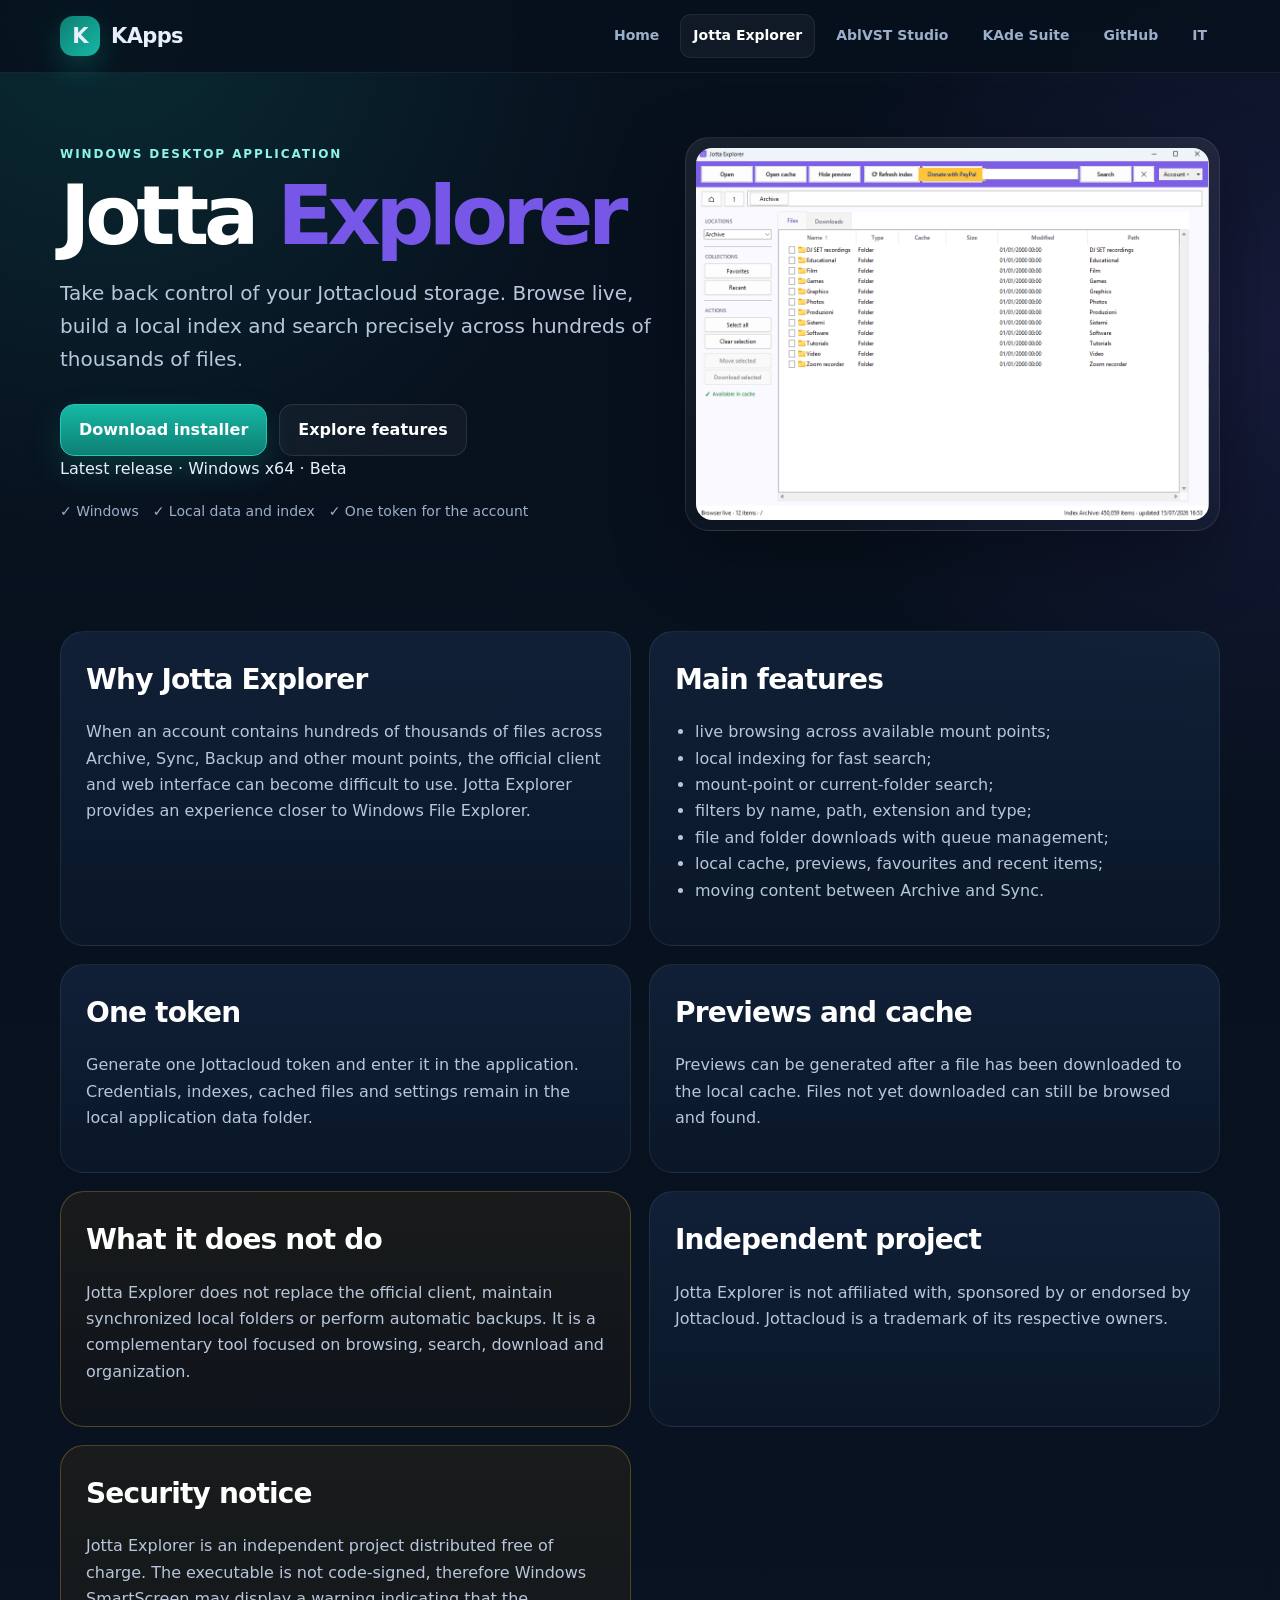
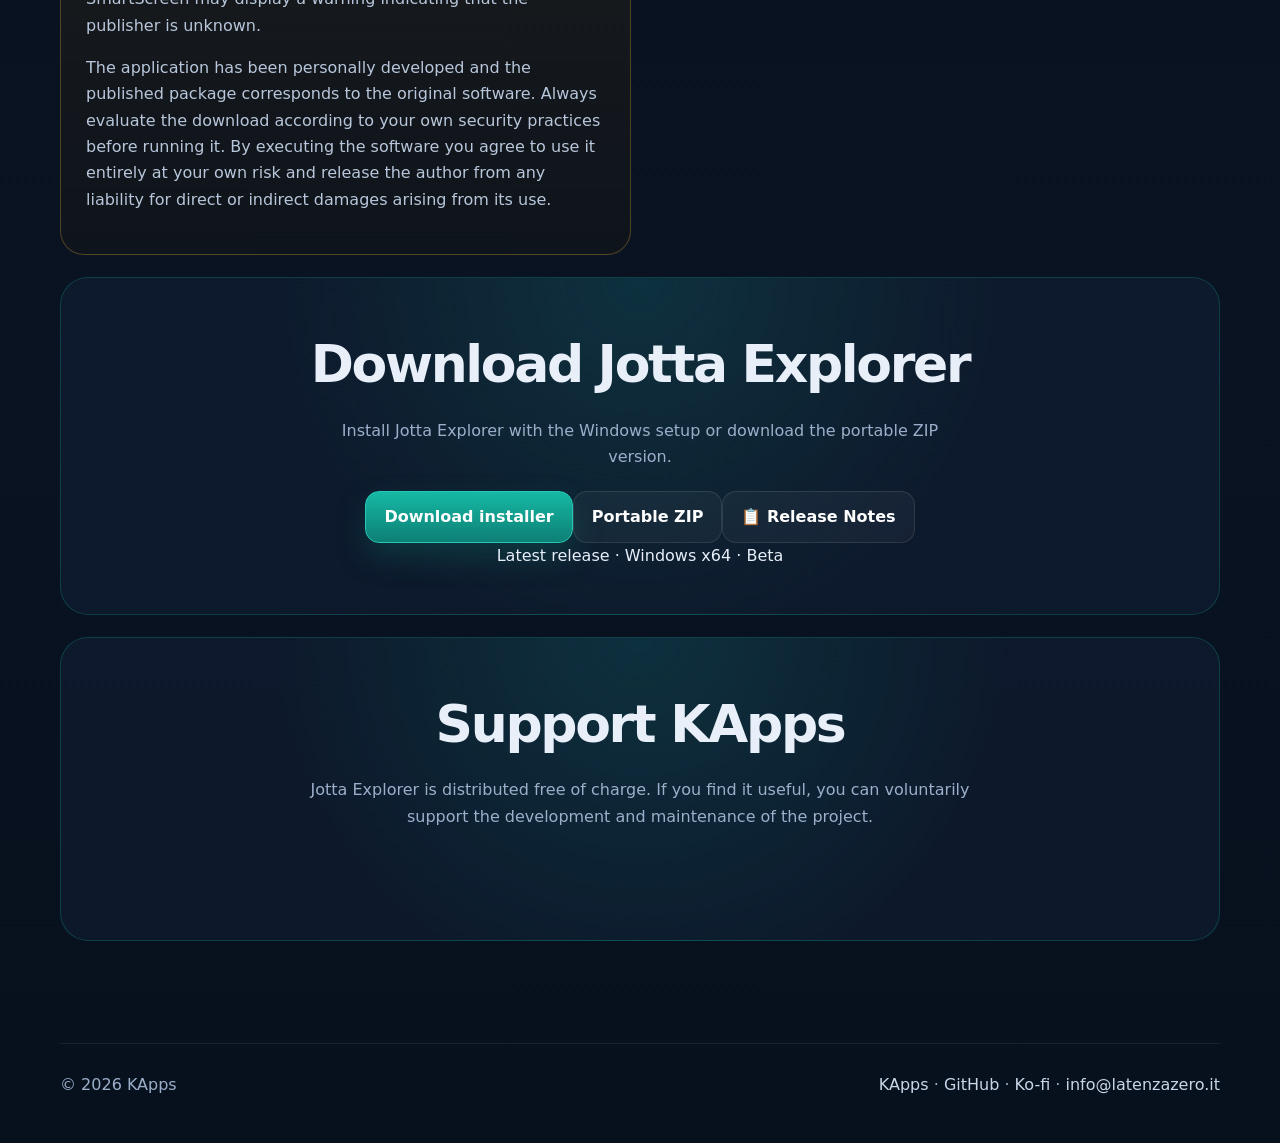
<file: jotta-explorer.html>
<!doctype html><html lang="en"><head><meta charset="utf-8"><meta name="viewport" content="width=device-width,initial-scale=1"><title>Jotta Explorer — Browse Jottacloud archives on Windows</title><meta name="description" content="Jotta Explorer is a Windows desktop app for browsing, searching, downloading and organizing Jottacloud archives."><link rel="icon" href="assets/favicon-32.png"><link rel="stylesheet" href="css/style.css">
  <link rel="canonical" href="https://canbelieve.github.io/jotta-explorer.html">
  <link rel="alternate" hreflang="it" href="https://canbelieve.github.io/it/jotta-explorer.html">
  <link rel="alternate" hreflang="en" href="https://canbelieve.github.io/jotta-explorer.html">
  <link rel="alternate" hreflang="x-default" href="https://canbelieve.github.io/jotta-explorer.html">
  <meta name="robots" content="index,follow">
  <meta name="theme-color" content="#07101d">
  <meta property="og:type" content="website">
  <meta property="og:site_name" content="KApps">
  <meta property="og:title" content="Jotta Explorer — Browse Jottacloud archives on Windows">
  <meta property="og:description" content="Jotta Explorer is a Windows desktop app for browsing, searching, downloading and organizing Jottacloud archives.">
  <meta property="og:url" content="https://canbelieve.github.io/jotta-explorer.html">
  <meta property="og:image" content="https://canbelieve.github.io/assets/jotta-explorer.png">
  <meta property="og:image:alt" content="Jotta Explorer">
  <meta property="og:locale" content="en_US">
  <meta property="og:locale:alternate" content="it_IT">
  <meta name="twitter:card" content="summary_large_image">
  <meta name="twitter:title" content="Jotta Explorer — Browse Jottacloud archives on Windows">
  <meta name="twitter:description" content="Jotta Explorer is a Windows desktop app for browsing, searching, downloading and organizing Jottacloud archives.">
  <meta name="twitter:image" content="https://canbelieve.github.io/assets/jotta-explorer.png">
  <script type="application/ld+json">{"@context":"https://schema.org","@graph":[{"@type":"SoftwareApplication","@id":"https://canbelieve.github.io/jotta-explorer.html#software","name":"Jotta Explorer","description":"Jotta Explorer is a Windows desktop app for browsing, searching, downloading and organizing Jottacloud archives.","url":"https://canbelieve.github.io/jotta-explorer.html","inLanguage":"en","applicationCategory":"UtilitiesApplication","operatingSystem":"Windows","isAccessibleForFree":true,"offers":{"@type":"Offer","price":0,"priceCurrency":"EUR"},"downloadUrl":"https://github.com/canbelieve/canbelieve.github.io/releases/latest","publisher":{"@id":"https://canbelieve.github.io/#organization"}},{"@type":"Organization","@id":"https://canbelieve.github.io/#organization","name":"KApps","url":"https://canbelieve.github.io/","logo":"https://canbelieve.github.io/assets/icon-512.png","sameAs":["https://github.com/canbelieve","https://ko-fi.com/U7I223UF77"]},{"@type":"BreadcrumbList","@id":"https://canbelieve.github.io/jotta-explorer.html#breadcrumb","itemListElement":[{"@type":"ListItem","position":1,"name":"KApps","item":"https://canbelieve.github.io/"},{"@type":"ListItem","position":2,"name":"Jotta Explorer","item":"https://canbelieve.github.io/jotta-explorer.html"}]}]}</script>
</head><body>
<header class="site-header"><div class="container header-inner"><a class="brand" href="en/"><span class="brand-mark">K</span>KApps</a><nav class="nav" aria-label="Main navigation"><a href="en/">Home</a><a class="active" href="jotta-explorer.html">Jotta Explorer</a><a href="ablvst-studio.html">AblVST Studio</a><a href="https://canbelieve.github.io/kade-suite/en/">KAde Suite</a><a href="https://github.com/canbelieve">GitHub</a><a class="lang-btn" href="https://canbelieve.github.io/it/jotta-explorer.html" aria-label="Switch to Italiano">IT</a></nav></div></header>
<main><section class="container product-hero"><div class="product-grid"><div class="product-copy"><div class="eyebrow">Windows desktop application</div><h1>Jotta <span style="color:var(--purple)">Explorer</span></h1><p>Take back control of your Jottacloud storage. Browse live, build a local index and search precisely across hundreds of thousands of files.</p><div class="hero-actions" style="justify-content:flex-start"><a class="button purple" href="https://github.com/canbelieve/canbelieve.github.io/releases/latest" target="_blank" rel="noopener" data-jotta-download="setup">Download installer</a><a class="button" href="#details">Explore features</a></div><div class="release-info" data-jotta-release-info>Latest release • Windows x64 • Beta</div><div class="notes"><span>✓ Windows</span><span>✓ Local data and index</span><span>✓ One token for the account</span></div></div><div class="product-shot"><img src="assets/jotta-explorer.png" alt="Jotta Explorer interface for browsing Jottacloud archives" width="1086" height="788" loading="lazy" decoding="async"></div></div></section>
<section class="container section" id="details"><div class="content-grid"><article class="panel"><h2>Why Jotta Explorer</h2><p>When an account contains hundreds of thousands of files across Archive, Sync, Backup and other mount points, the official client and web interface can become difficult to use. Jotta Explorer provides an experience closer to Windows File Explorer.</p></article><article class="panel"><h2>Main features</h2><ul><li>live browsing across available mount points;</li><li>local indexing for fast search;</li><li>mount-point or current-folder search;</li><li>filters by name, path, extension and type;</li><li>file and folder downloads with queue management;</li><li>local cache, previews, favourites and recent items;</li><li>moving content between Archive and Sync.</li></ul></article><article class="panel"><h2>One token</h2><p>Generate one Jottacloud token and enter it in the application. Credentials, indexes, cached files and settings remain in the local application data folder.</p></article><article class="panel"><h2>Previews and cache</h2><p>Previews can be generated after a file has been downloaded to the local cache. Files not yet downloaded can still be browsed and found.</p></article><article class="panel callout"><h2>What it does not do</h2><p>Jotta Explorer does not replace the official client, maintain synchronized local folders or perform automatic backups. It is a complementary tool focused on browsing, search, download and organization.</p></article><article class="panel"><h2>Independent project</h2><p>Jotta Explorer is not affiliated with, sponsored by or endorsed by Jottacloud. Jottacloud is a trademark of its respective owners.</p></article>
<article class="panel callout">

<h2>Security notice</h2>



<p>
Jotta Explorer is an independent project distributed free of charge. The executable is not code-signed, therefore Windows SmartScreen may display a warning indicating that the publisher is unknown.
</p>



<p>
The application has been personally developed and the published package corresponds to the original software. Always evaluate the download according to your own security practices before running it. By executing the software you agree to use it entirely at your own risk and release the author from any liability for direct or indirect damages arising from its use.
</p>
</article>
</div><div class="cta"><h2>Download Jotta Explorer</h2><p>Install Jotta Explorer with the Windows setup or download the portable ZIP version.</p><a class="button purple" href="https://github.com/canbelieve/canbelieve.github.io/releases/latest" target="_blank" rel="noopener" data-jotta-download="setup">Download installer</a><a class="button" href="https://github.com/canbelieve/canbelieve.github.io/releases/latest" target="_blank" rel="noopener" data-jotta-download="portable">Portable ZIP</a><a class="button" href="https://github.com/canbelieve/canbelieve.github.io/releases/latest" target="_blank" rel="noopener">📋 Release Notes</a><div class="release-info" data-jotta-release-info>Latest release • Windows x64 • Beta</div></div><div class="cta cta-support"><h2>Support KApps</h2><p>Jotta Explorer is distributed free of charge. If you find it useful, you can voluntarily support the development and maintenance of the project.</p><div class="support-kofi-widget"><script type="text/javascript" src="https://storage.ko-fi.com/cdn/widget/Widget_2.js"></script><script type="text/javascript">kofiwidget2.init('Support me on Ko-fi', '#232a4a', 'U7I223UF77');kofiwidget2.draw();</script></div></div></section></main>
<footer class="container footer"><span>© 2026 KApps</span><span><a href="en/">KApps</a> · <a href="https://github.com/canbelieve">GitHub</a> · <a href="https://ko-fi.com/U7I223UF77" target="_blank" rel="noopener noreferrer">Ko-fi</a> · <a href="mailto:info@latenzazero.it">info@latenzazero.it</a></span></footer><script src="js/app.js?v=20260731"></script></body></html>
</file>
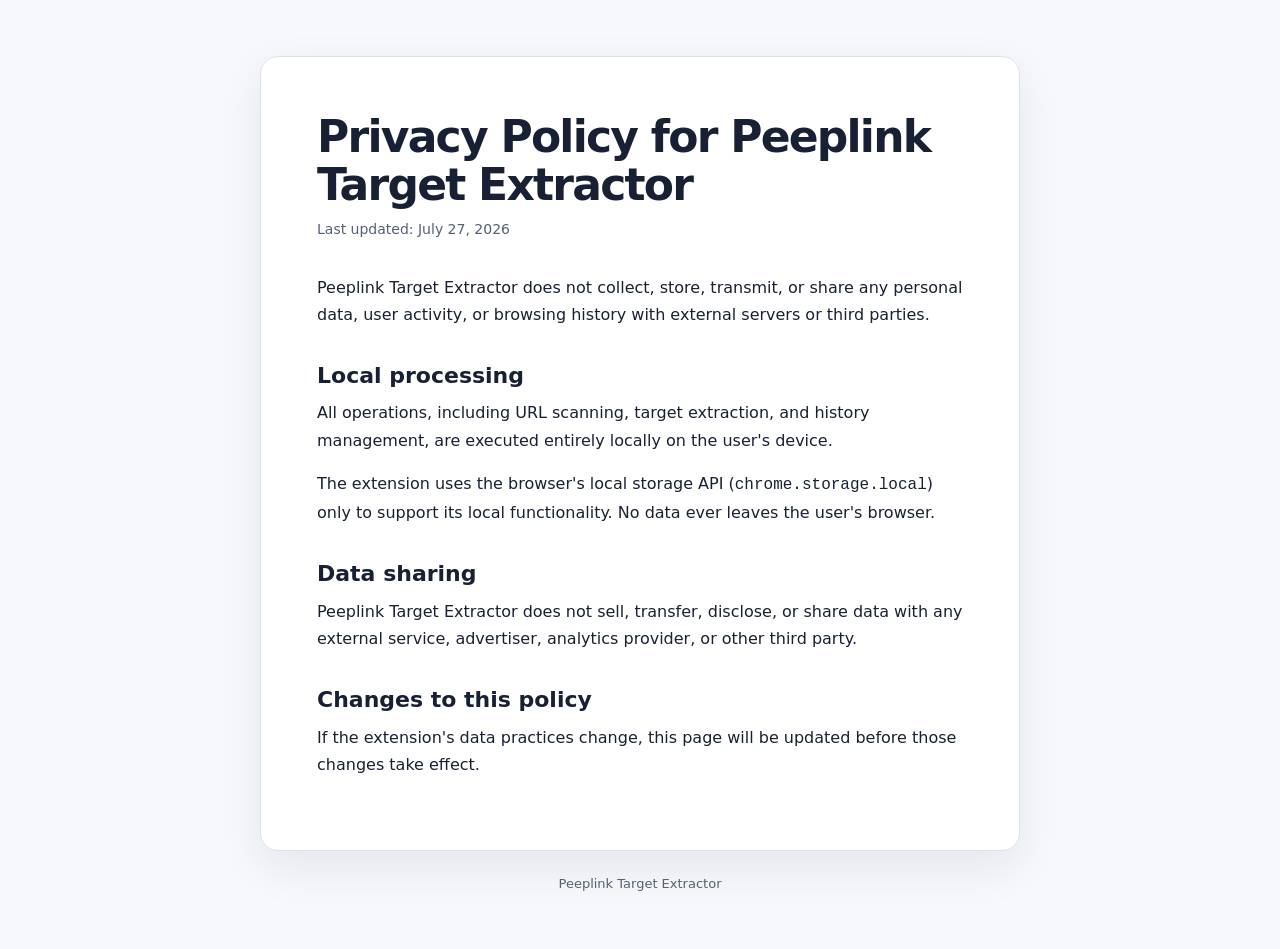
<file: peeplink-target-extractor-privacy.html>
<!doctype html>
<html lang="en">
<head>
  <meta charset="utf-8">
  <meta name="viewport" content="width=device-width, initial-scale=1">
  <title>Privacy Policy — Peeplink Target Extractor</title>
  <meta name="description" content="Privacy Policy for Peeplink Target Extractor.">
  <meta name="robots" content="noindex,follow">
  <link rel="canonical" href="https://canbelieve.github.io/peeplink-target-extractor-privacy.html">
  <style>
    :root { color-scheme: light; --ink: #182033; --muted: #536078; --line: #dce2ec; --bg: #f6f8fb; --card: #fff; --accent: #3157c8; }
    * { box-sizing: border-box; }
    body { margin: 0; background: var(--bg); color: var(--ink); font: 16px/1.7 system-ui, -apple-system, "Segoe UI", sans-serif; }
    main { width: min(760px, calc(100% - 32px)); margin: 56px auto; }
    article { background: var(--card); border: 1px solid var(--line); border-radius: 18px; padding: clamp(28px, 6vw, 56px); box-shadow: 0 16px 45px rgba(24, 32, 51, .08); }
    h1 { margin: 0 0 8px; font-size: clamp(30px, 5vw, 44px); line-height: 1.1; letter-spacing: -.04em; }
    h2 { margin: 34px 0 10px; font-size: 22px; line-height: 1.25; }
    .updated { margin: 0 0 32px; color: var(--muted); font-size: 14px; }
    p { margin: 0 0 16px; }
    ul { margin: 0 0 16px; padding-left: 24px; }
    footer { margin-top: 22px; color: var(--muted); font-size: 13px; text-align: center; }
    a { color: var(--accent); }
  </style>
</head>
<body>
  <main>
    <article>
      <h1>Privacy Policy for Peeplink Target Extractor</h1>
      <p class="updated">Last updated: July 27, 2026</p>

      <p>Peeplink Target Extractor does not collect, store, transmit, or share any personal data, user activity, or browsing history with external servers or third parties.</p>

      <h2>Local processing</h2>
      <p>All operations, including URL scanning, target extraction, and history management, are executed entirely locally on the user's device.</p>
      <p>The extension uses the browser's local storage API (<code>chrome.storage.local</code>) only to support its local functionality. No data ever leaves the user's browser.</p>

      <h2>Data sharing</h2>
      <p>Peeplink Target Extractor does not sell, transfer, disclose, or share data with any external service, advertiser, analytics provider, or other third party.</p>

      <h2>Changes to this policy</h2>
      <p>If the extension's data practices change, this page will be updated before those changes take effect.</p>
    </article>
    <footer>Peeplink Target Extractor</footer>
  </main>
</body>
</html>
</file>
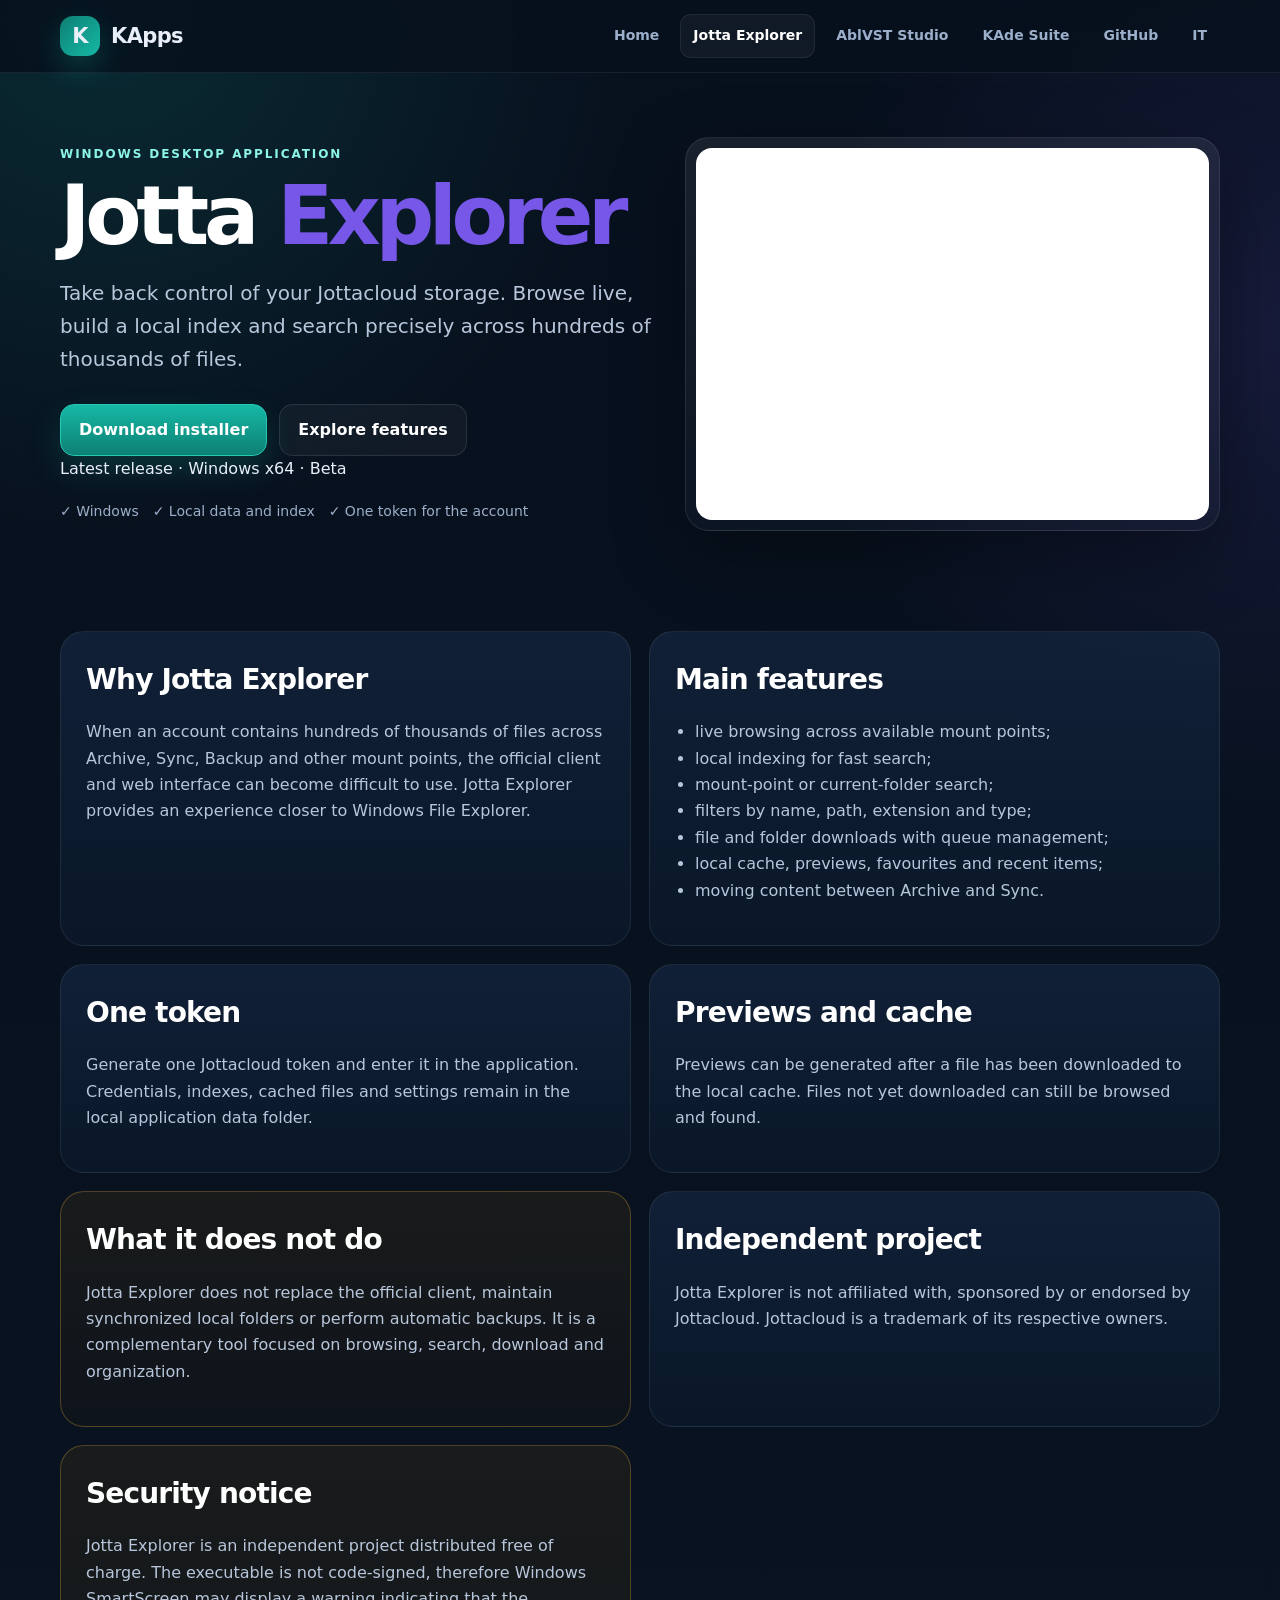
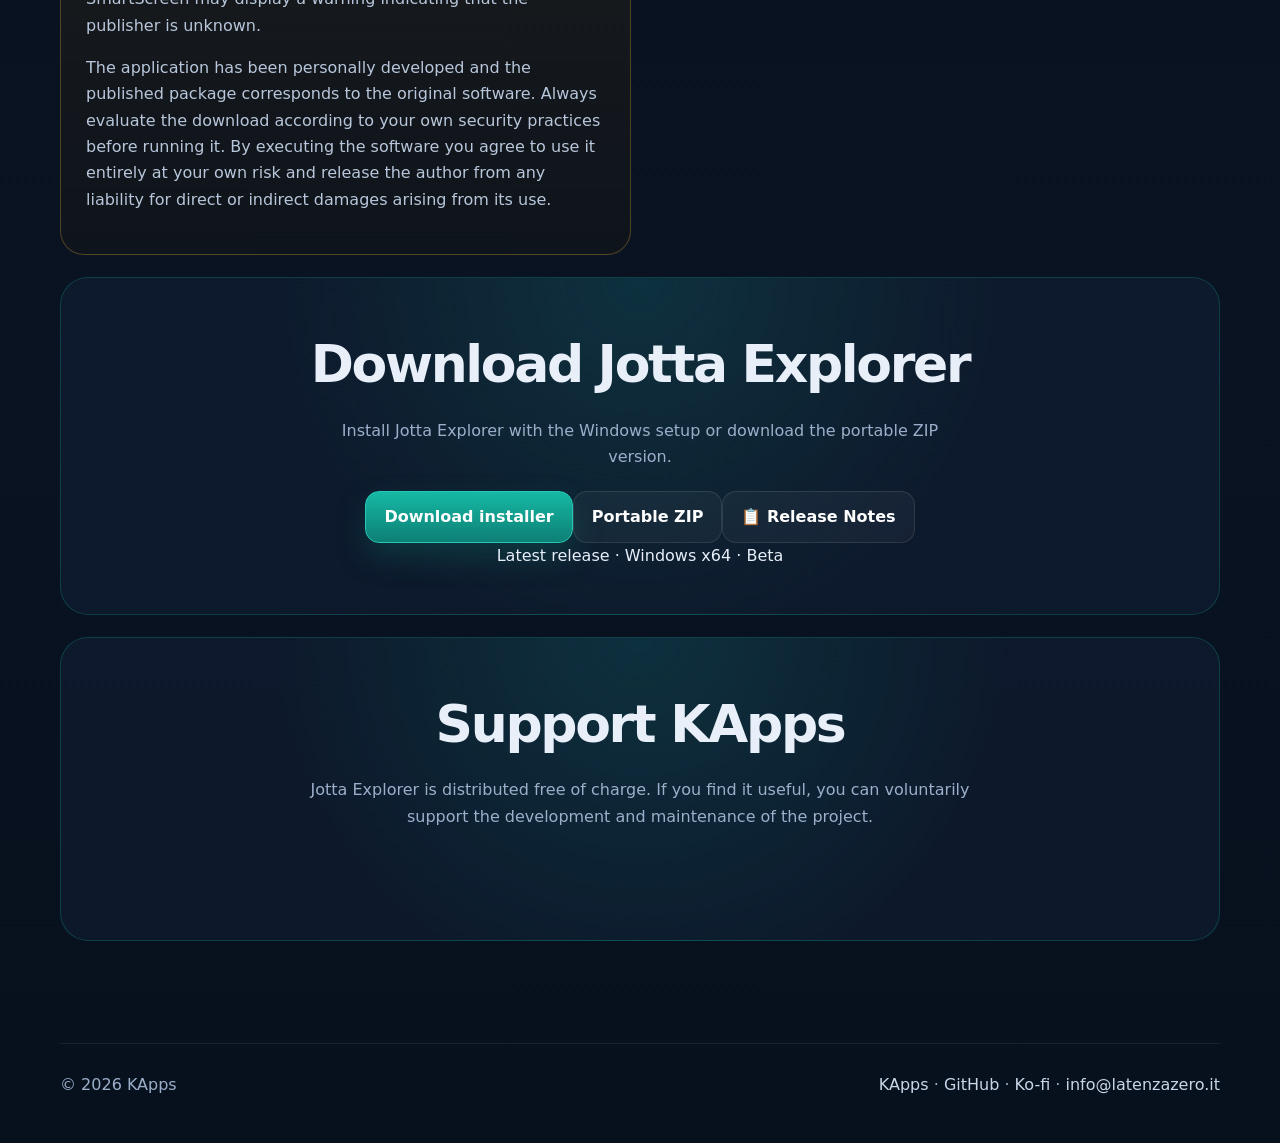
<file: en/jotta-explorer.html>
<!doctype html>
<html lang="en">
<head>
  <meta charset="utf-8">
  <meta name="viewport" content="width=device-width, initial-scale=1">
  <meta name="robots" content="noindex,follow">
  <link rel="canonical" href="https://canbelieve.github.io/jotta-explorer.html">
  <meta http-equiv="refresh" content="0; url=https://canbelieve.github.io/jotta-explorer.html">
  <title>Jotta Explorer</title>
</head>
<body><p>Jotta Explorer moved to <a href="https://canbelieve.github.io/jotta-explorer.html">its main page</a>.</p></body>
</html>
</file>
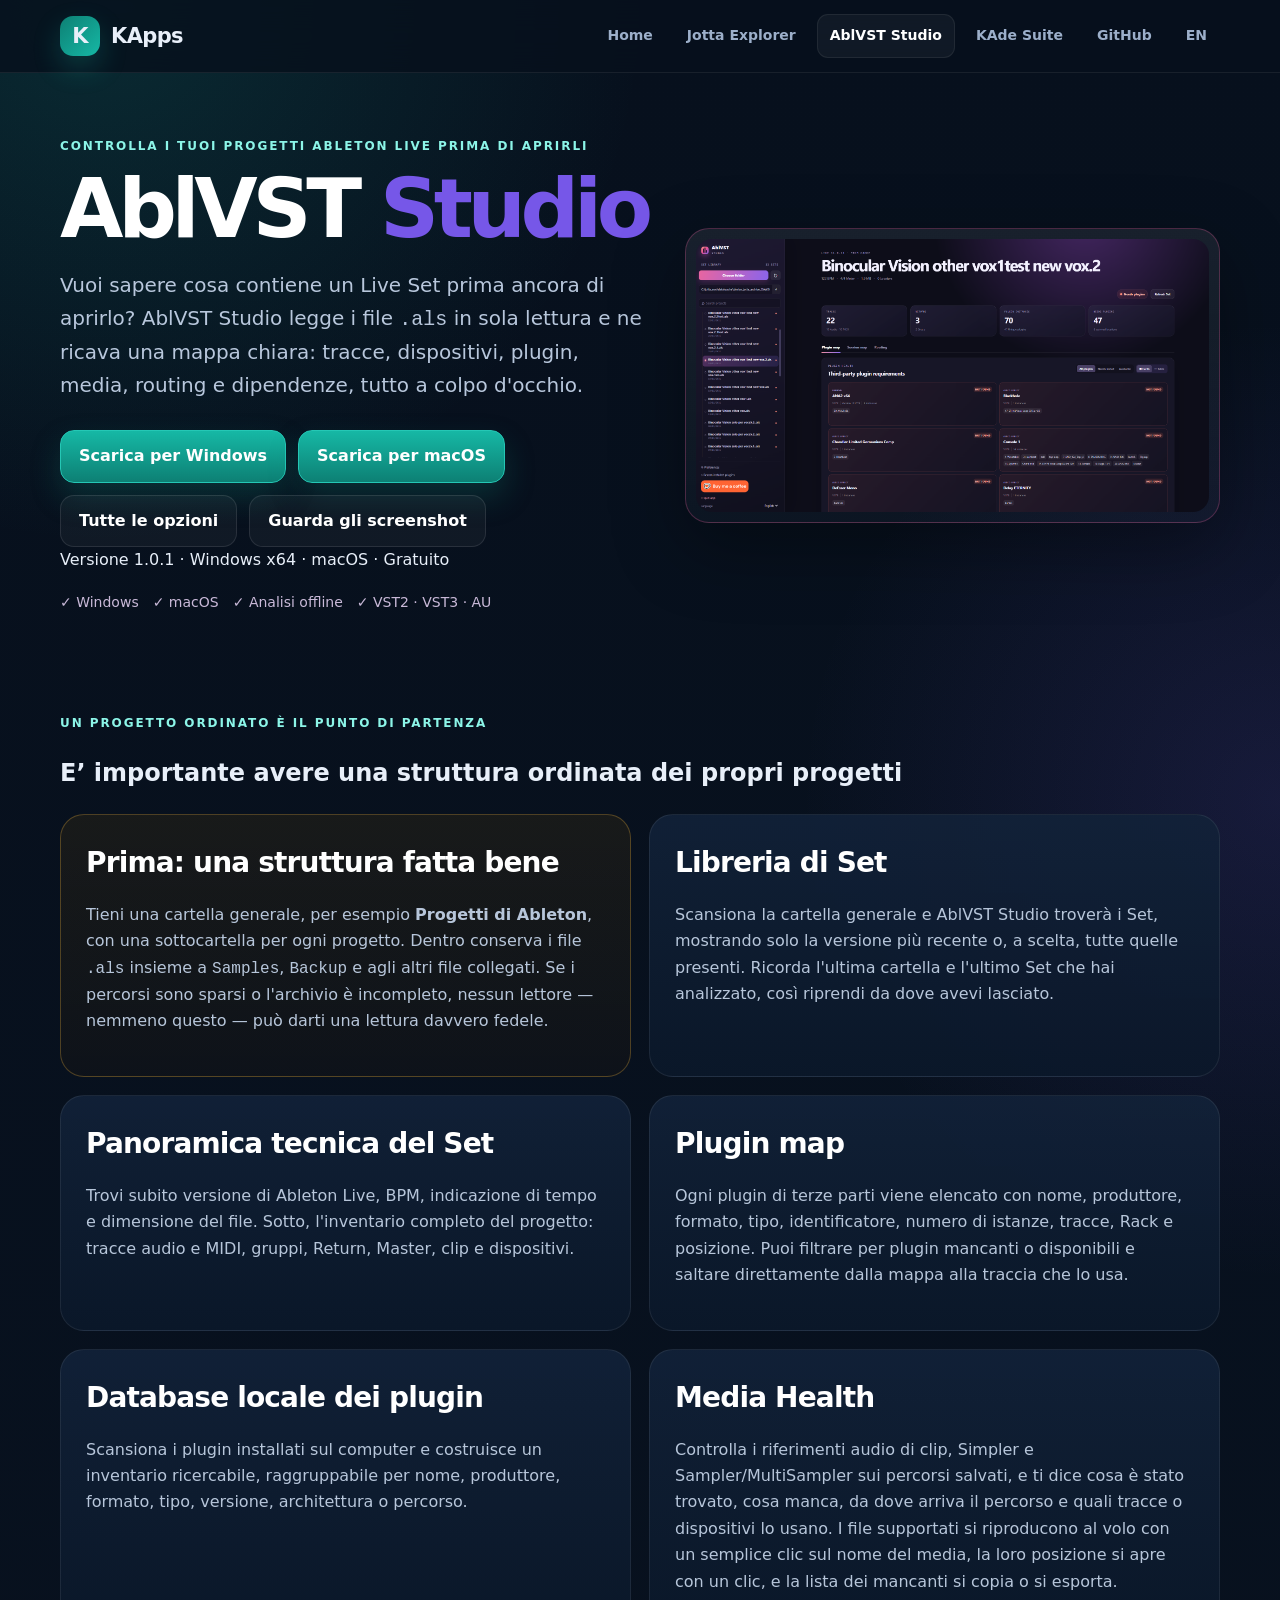
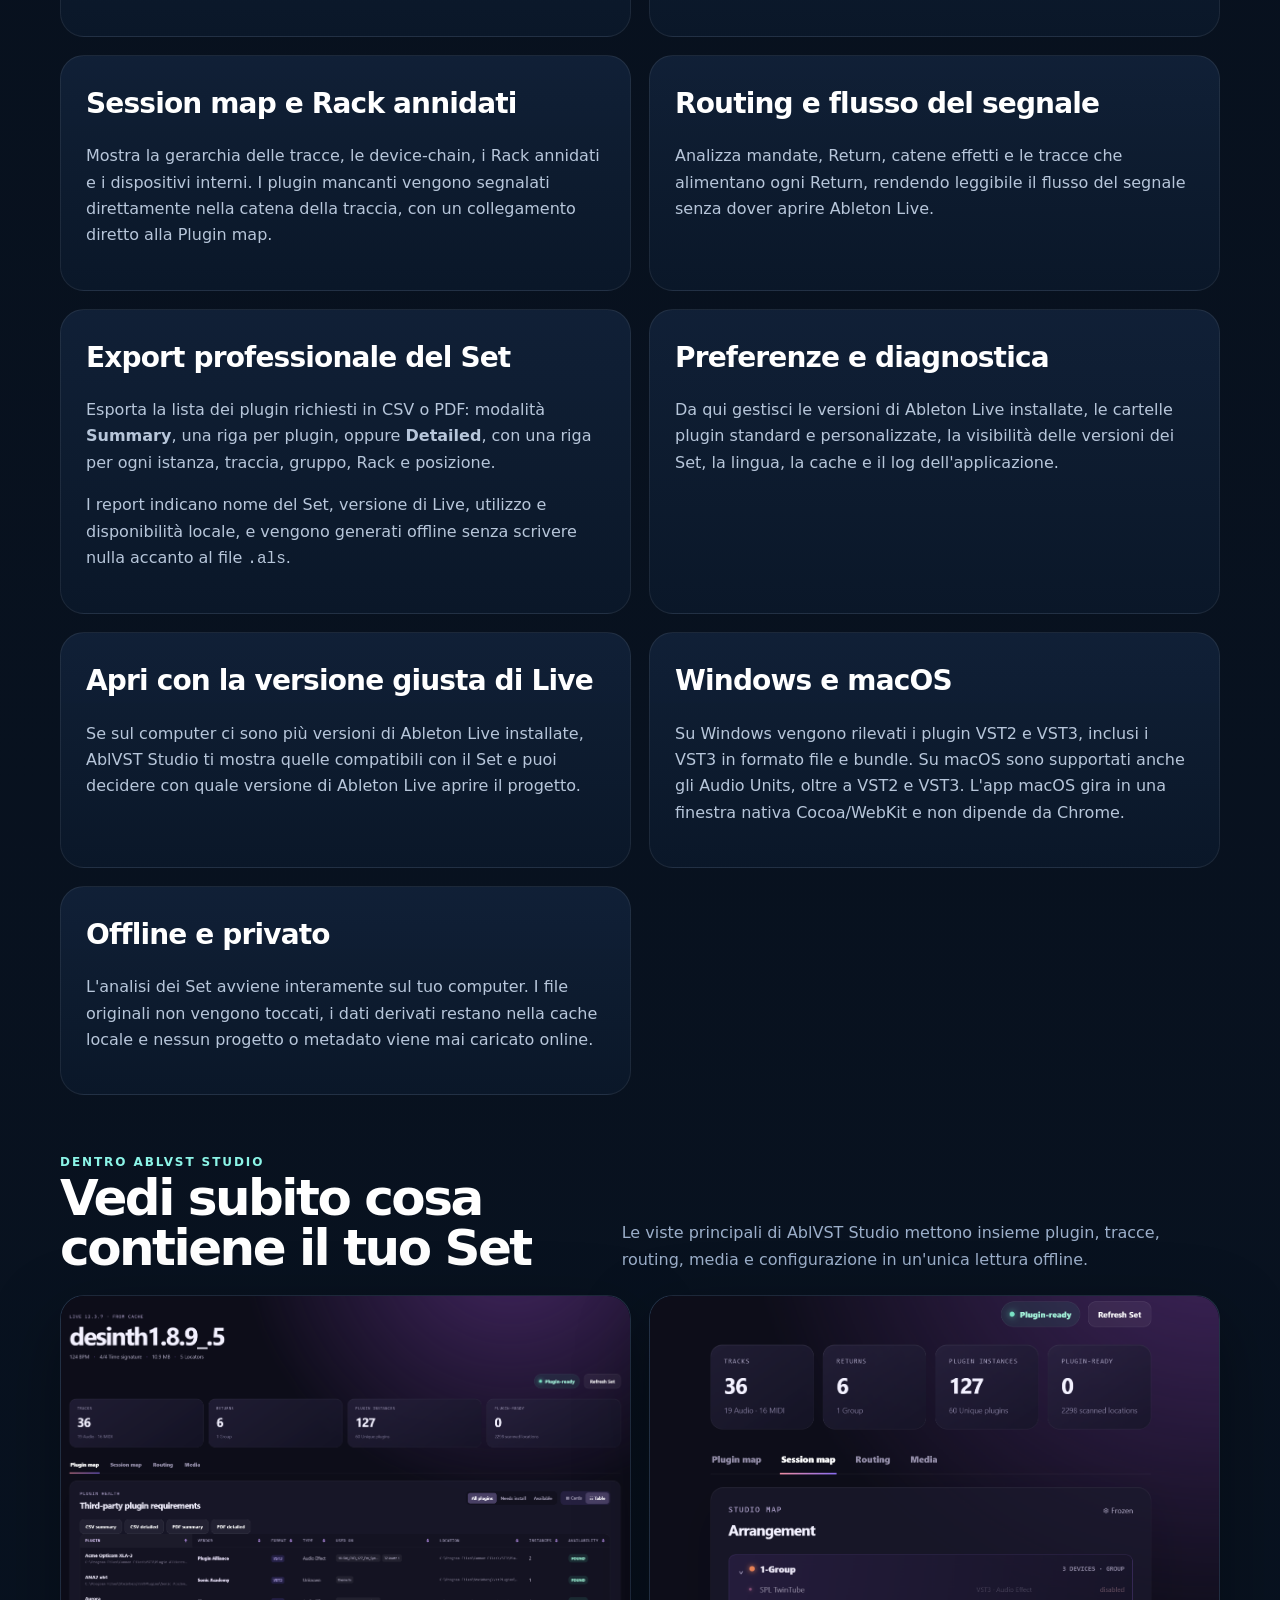
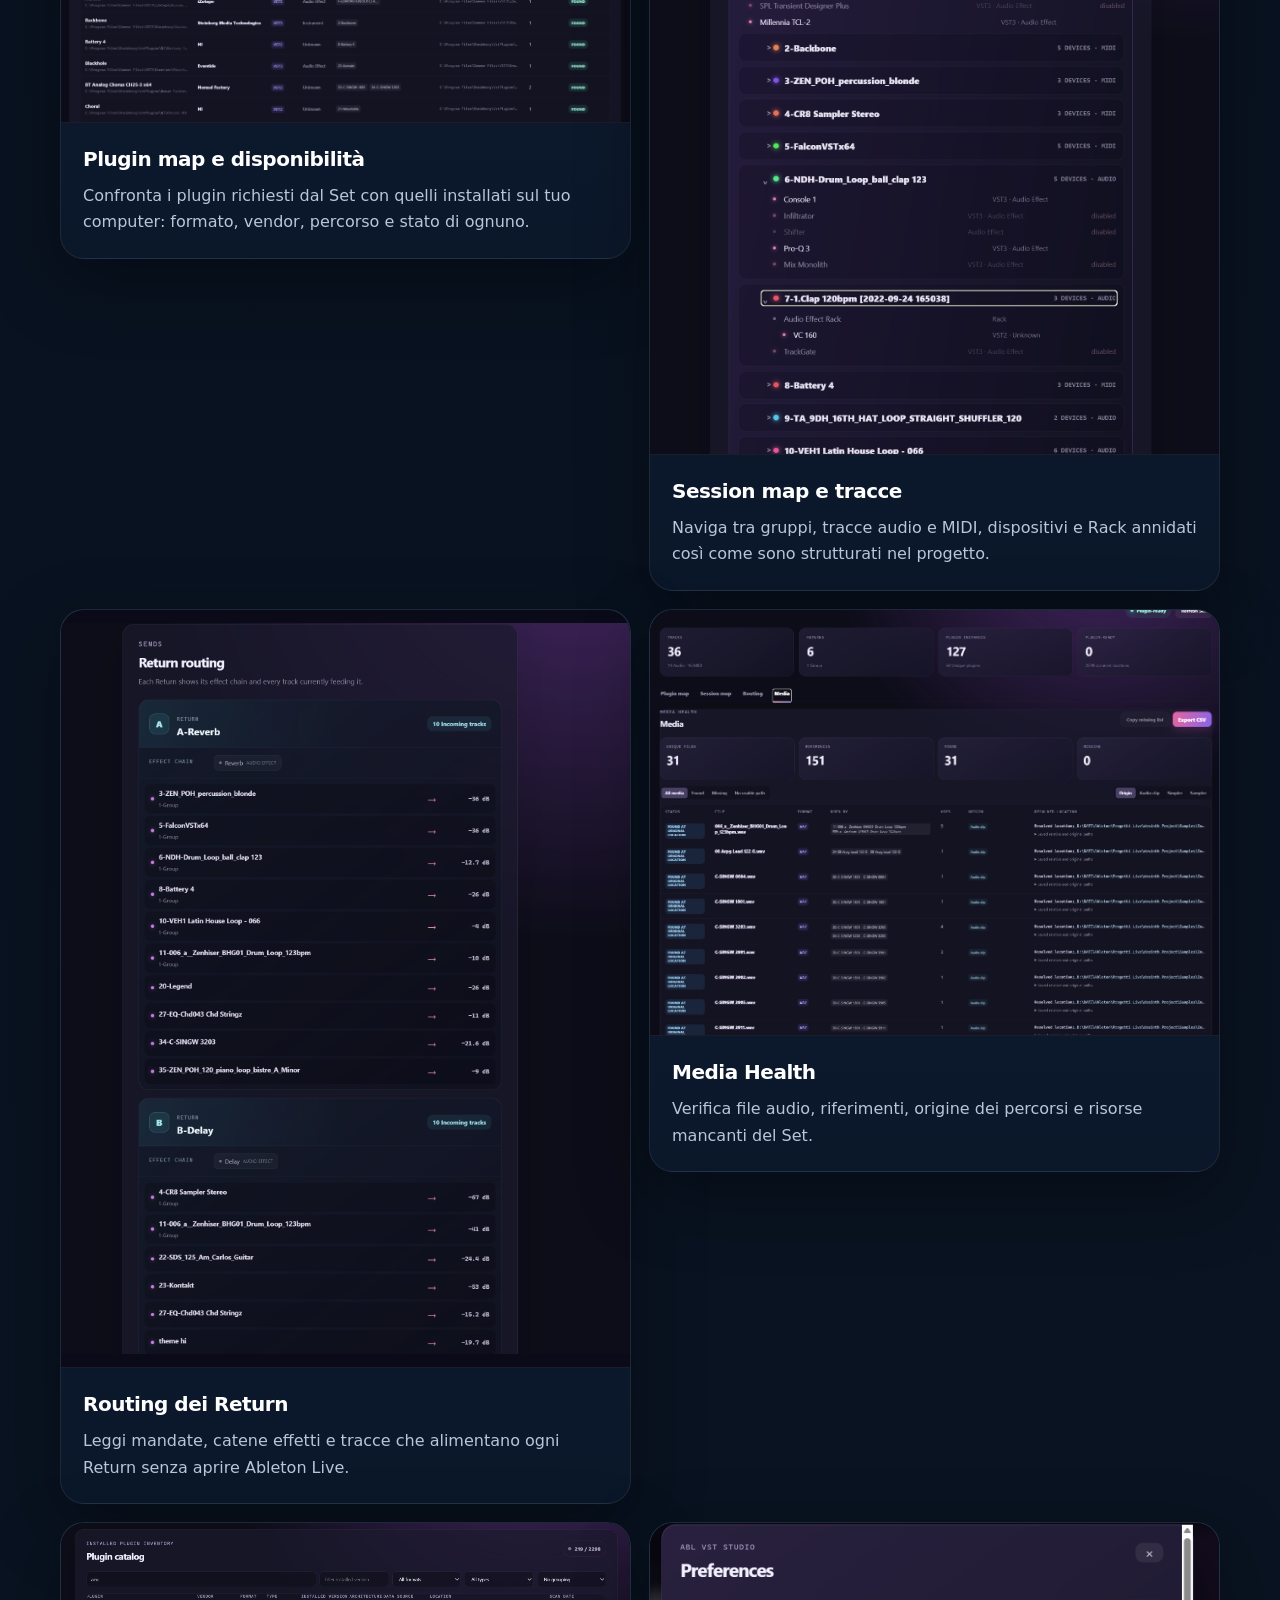
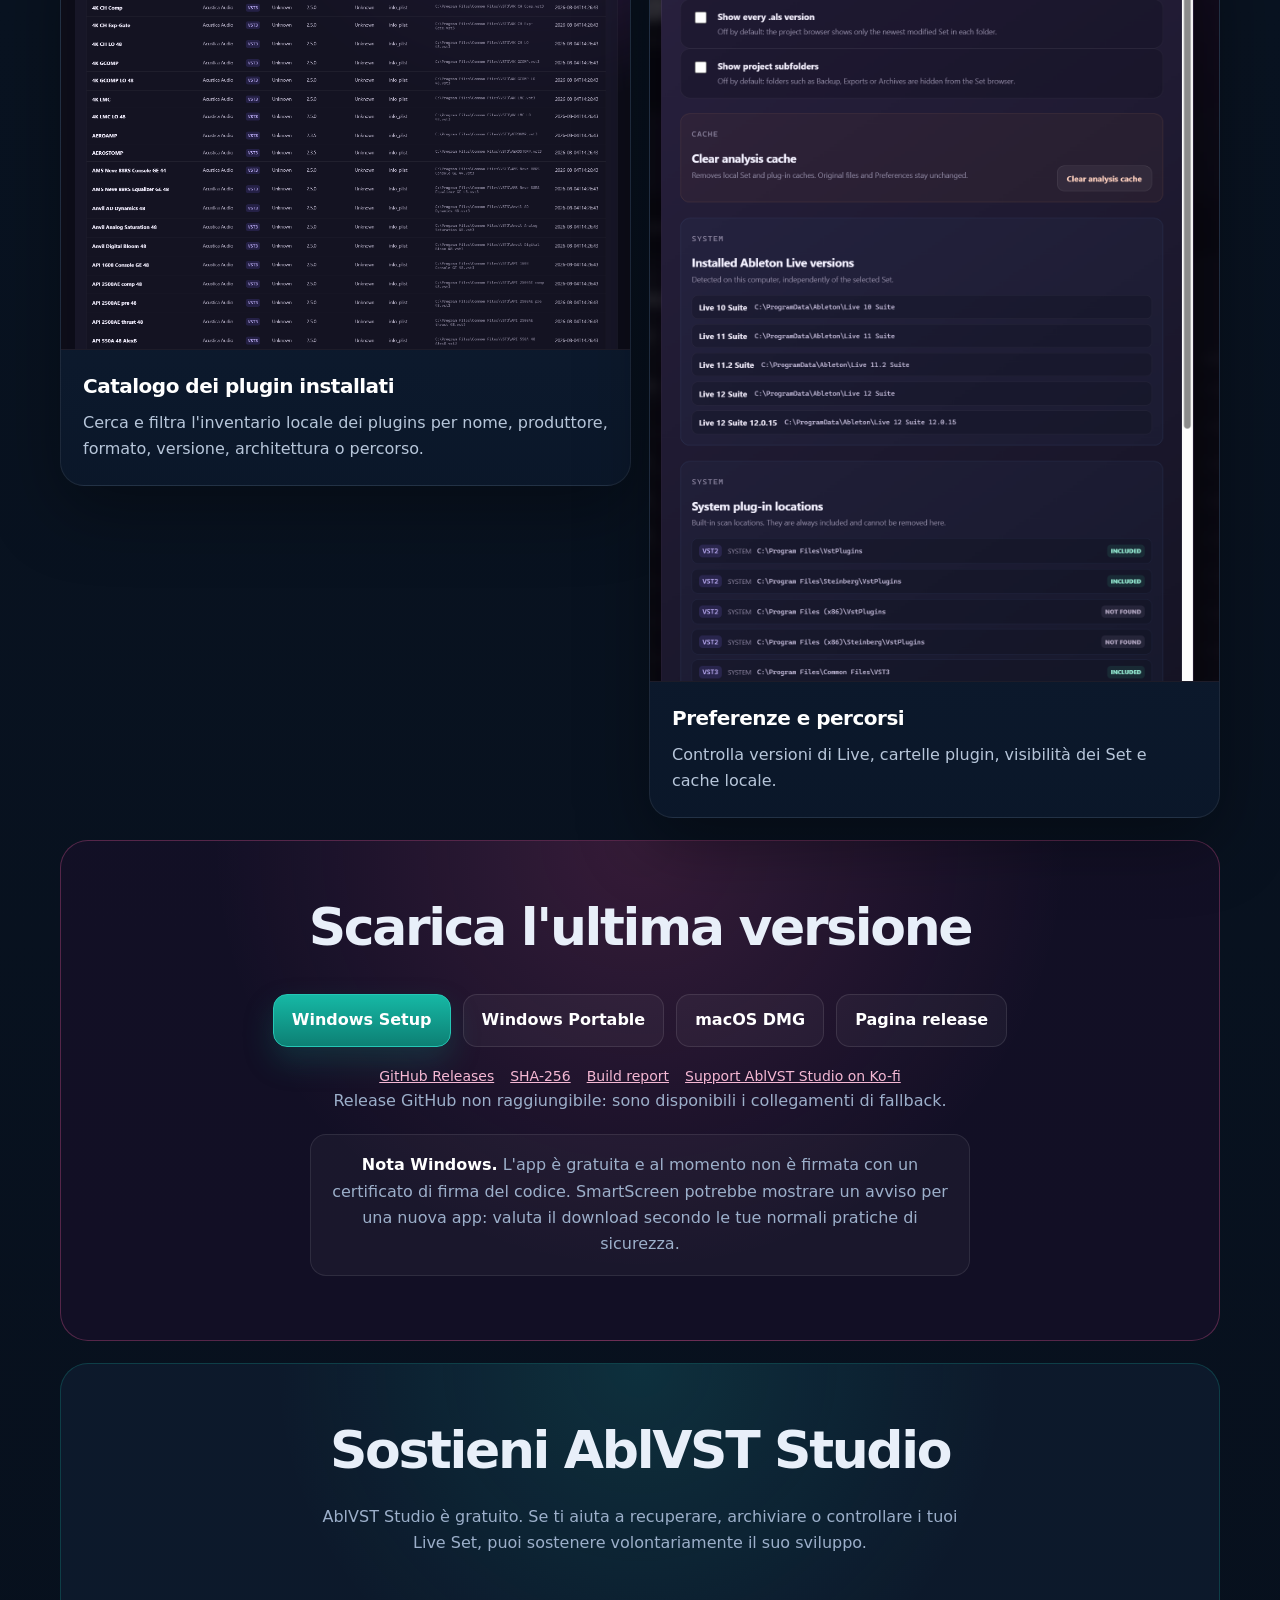
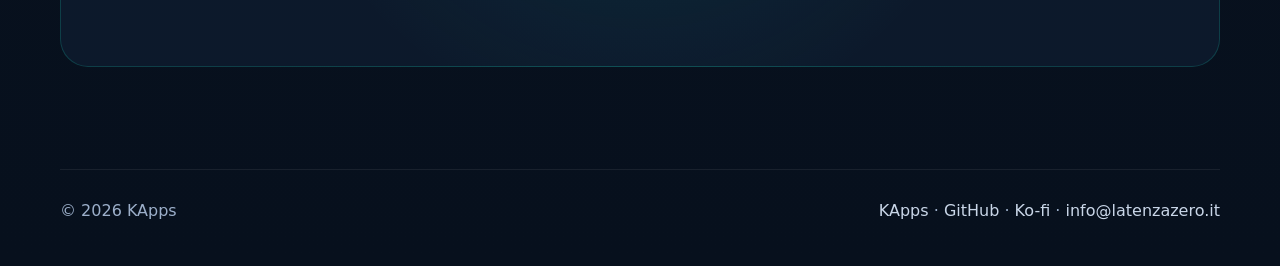
<file: it/ablvst-studio.html>
<!doctype html>
<html lang="it">
<head>
  <meta charset="utf-8">
  <meta name="viewport" content="width=device-width,initial-scale=1">
  <title>AblVST Studio — Analizza i Live Set Ableton prima di aprirli</title>
  <meta name="description" content="AblVST Studio analizza file .als in locale: tracce, plugin VST, media, routing e dipendenze prima di aprire Ableton Live.">
  <link rel="icon" href="../assets/favicon-32.png">
  <link rel="stylesheet" href="../css/style.css">

  <link rel="canonical" href="https://canbelieve.github.io/it/ablvst-studio.html">
  <link rel="alternate" hreflang="it" href="https://canbelieve.github.io/it/ablvst-studio.html">
  <link rel="alternate" hreflang="en" href="https://canbelieve.github.io/ablvst-studio.html">
  <link rel="alternate" hreflang="x-default" href="https://canbelieve.github.io/ablvst-studio.html">
  <meta name="robots" content="index,follow">
  <meta name="theme-color" content="#07101d">
  <meta property="og:type" content="website">
  <meta property="og:site_name" content="KApps">
  <meta property="og:title" content="AblVST Studio — Analizza i Live Set Ableton prima di aprirli">
  <meta property="og:description" content="AblVST Studio analizza file .als in locale: tracce, plugin VST, media, routing e dipendenze prima di aprire Ableton Live.">
  <meta property="og:url" content="https://canbelieve.github.io/it/ablvst-studio.html">
  <meta property="og:image" content="https://canbelieve.github.io/assets/ablvst-studio.png">
  <meta property="og:image:alt" content="AblVST Studio">
  <meta property="og:locale" content="it_IT">
  <meta property="og:locale:alternate" content="en_US">
  <meta name="twitter:card" content="summary_large_image">
  <meta name="twitter:title" content="AblVST Studio — Analizza i Live Set Ableton prima di aprirli">
  <meta name="twitter:description" content="AblVST Studio analizza file .als in locale: tracce, plugin VST, media, routing e dipendenze prima di aprire Ableton Live.">
  <meta name="twitter:image" content="https://canbelieve.github.io/assets/ablvst-studio.png">
  <script type="application/ld+json">{"@context":"https://schema.org","@graph":[{"@type":"SoftwareApplication","@id":"https://canbelieve.github.io/it/ablvst-studio.html#software","name":"AblVST Studio","description":"AblVST Studio analizza file .als in locale: tracce, plugin VST, media, routing e dipendenze prima di aprire Ableton Live.","url":"https://canbelieve.github.io/it/ablvst-studio.html","inLanguage":"it","applicationCategory":"MultimediaApplication","operatingSystem":"Windows, macOS","isAccessibleForFree":true,"offers":{"@type":"Offer","price":0,"priceCurrency":"EUR"},"downloadUrl":"https://github.com/canbelieve/ablvst-studio/releases/latest","publisher":{"@id":"https://canbelieve.github.io/#organization"},"softwareVersion":"1.0.1"},{"@type":"Organization","@id":"https://canbelieve.github.io/#organization","name":"KApps","url":"https://canbelieve.github.io/","logo":"https://canbelieve.github.io/assets/icon-512.png","sameAs":["https://github.com/canbelieve","https://ko-fi.com/U7I223UF77"]},{"@type":"BreadcrumbList","@id":"https://canbelieve.github.io/it/ablvst-studio.html#breadcrumb","itemListElement":[{"@type":"ListItem","position":1,"name":"KApps","item":"https://canbelieve.github.io/"},{"@type":"ListItem","position":2,"name":"AblVST Studio","item":"https://canbelieve.github.io/it/ablvst-studio.html"}]}]}</script>
</head>
<body class="ablvst-page">
  <header class="site-header">
    <div class="container header-inner">
      <a class="brand" href="../index.html"><span class="brand-mark">K</span>KApps</a>
      <nav class="nav" aria-label="Main navigation">
        <a href="../index.html">Home</a>
        
        <a href="../jotta-explorer.html">Jotta Explorer</a>
        <a class="active" href="../ablvst-studio.html">AblVST Studio</a>
        <a href="https://canbelieve.github.io/kade-suite/">KAde Suite</a>
        <a href="https://github.com/canbelieve">GitHub</a>
        <a class="lang-btn" href="https://canbelieve.github.io/ablvst-studio.html" aria-label="Switch to English">EN</a>
      </nav>
    </div>
  </header>

  <main>
    <section class="container product-hero">
      <div class="product-grid">
        <div class="product-copy">
          <div class="eyebrow">Controlla i tuoi progetti Ableton Live prima di aprirli</div>
          
          <h1>AblVST <span>Studio</span></h1>
          <p>Vuoi sapere cosa contiene un Live Set prima ancora di aprirlo? AblVST Studio legge i file <code>.als</code> in sola lettura e ne ricava una mappa chiara: tracce, dispositivi, plugin, media, routing e dipendenze, tutto a colpo d'occhio.</p>
          
          <div class="hero-actions" style="justify-content:flex-start">
            <a class="button ablvst" href="https://github.com/canbelieve/ablvst-studio/releases/download/v1.0.1/AblVST-Studio-1.0.1-Windows-x64-Setup.exe" data-ablvst-download="windows-setup">Scarica per Windows</a>
            
            <a class="button ablvst" href="https://github.com/canbelieve/ablvst-studio/releases/download/v1.0.1/AblVST-Studio-1.0.1-macOS-arm64.dmg" data-ablvst-download="macos-dmg">Scarica per macOS</a>
            
            <a class="button" href="#download">Tutte le opzioni</a>
            
            <a class="button" href="#screenshots">Guarda gli screenshot</a>
            
          </div>
          <div class="release-info" data-ablvst-release-info>Versione 1.0.1 &middot; Windows x64 &middot; macOS &middot; Gratuito</div>
          <div class="notes"><span>&#10003; Windows</span><span>&#10003; macOS</span><span>&#10003; Analisi offline</span><span>&#10003; VST2 &middot; VST3 &middot; AU</span></div>
        </div>
        <div class="product-shot"><img src="../assets/ablvst-studio.png" alt="AblVST Studio visualizza la mappa dei plugin di un progetto Ableton Live" width="1895" height="1008" loading="eager" decoding="async" fetchpriority="high"></div>
      </div>
    </section>

    <section class="container section" id="features">
      <div class="section-heading">
        <div>
          <div class="eyebrow">UN PROGETTO ORDINATO È IL PUNTO DI PARTENZA</div>
          
          <h2>E’ importante avere una struttura ordinata dei propri progetti</h2>
          
        </div>
      </div>
      <div class="content-grid">
        <article class="panel callout">
          <h2>Prima: una struttura fatta bene</h2>
          <p>Tieni una cartella generale, per esempio <strong>Progetti di Ableton</strong>, con una sottocartella per ogni progetto. Dentro conserva i file <code>.als</code> insieme a <code>Samples</code>, <code>Backup</code> e agli altri file collegati. Se i percorsi sono sparsi o l'archivio è incompleto, nessun lettore — nemmeno questo — può darti una lettura davvero fedele.</p>
          
        </article>
        <article class="panel">
          <h2>Libreria di Set</h2>
          <p>Scansiona la cartella generale e AblVST Studio troverà i Set, mostrando solo la versione più recente o, a scelta, tutte quelle presenti. Ricorda l'ultima cartella e l'ultimo Set che hai analizzato, così riprendi da dove avevi lasciato.</p>
          
        </article>
        <article class="panel">
          <h2>Panoramica tecnica del Set</h2>
          <p>Trovi subito versione di Ableton Live, BPM, indicazione di tempo e dimensione del file. Sotto, l'inventario completo del progetto: tracce audio e MIDI, gruppi, Return, Master, clip e dispositivi.</p>
          
        </article>
        <article class="panel">
          <h2>Plugin map</h2>
          <p>Ogni plugin di terze parti viene elencato con nome, produttore, formato, tipo, identificatore, numero di istanze, tracce, Rack e posizione. Puoi filtrare per plugin mancanti o disponibili e saltare direttamente dalla mappa alla traccia che lo usa.</p>
          
        </article>
        <article class="panel">
          <h2>Database locale dei plugin</h2>
          <p>Scansiona i plugin installati sul computer e costruisce un inventario ricercabile, raggruppabile per nome, produttore, formato, tipo, versione, architettura o percorso.</p>
          
        </article>
        <article class="panel">
          <h2>Media Health</h2>
          <p>Controlla i riferimenti audio di clip, Simpler e Sampler/MultiSampler sui percorsi salvati, e ti dice cosa è stato trovato, cosa manca, da dove arriva il percorso e quali tracce o dispositivi lo usano. I file supportati si riproducono al volo con un semplice clic sul nome del media, la loro posizione si apre con un clic, e la lista dei mancanti si copia o si esporta.</p>
          
        </article>
        <article class="panel">
          <h2>Session map e Rack annidati</h2>
          <p>Mostra la gerarchia delle tracce, le device-chain, i Rack annidati e i dispositivi interni. I plugin mancanti vengono segnalati direttamente nella catena della traccia, con un collegamento diretto alla Plugin map.</p>
          
        </article>
        <article class="panel">
          <h2>Routing e flusso del segnale</h2>
          <p>Analizza mandate, Return, catene effetti e le tracce che alimentano ogni Return, rendendo leggibile il flusso del segnale senza dover aprire Ableton Live.</p>
          
        </article>
        <article class="panel">
          <h2>Export professionale del Set</h2>
          <p>Esporta la lista dei plugin richiesti in CSV o PDF: modalità <strong>Summary</strong>, una riga per plugin, oppure <strong>Detailed</strong>, con una riga per ogni istanza, traccia, gruppo, Rack e posizione.</p>
          
          <p>I report indicano nome del Set, versione di Live, utilizzo e disponibilità locale, e vengono generati offline senza scrivere nulla accanto al file <code>.als</code>.</p>
          
        </article>
        <article class="panel">
          <h2>Preferenze e diagnostica</h2>
          <p>Da qui gestisci le versioni di Ableton Live installate, le cartelle plugin standard e personalizzate, la visibilità delle versioni dei Set, la lingua, la cache e il log dell'applicazione.</p>
          
        </article>
        <article class="panel">
          <h2>Apri con la versione giusta di Live</h2>
          <p>Se sul computer ci sono più versioni di Ableton Live installate, AblVST Studio ti mostra quelle compatibili con il Set e puoi decidere con quale versione di Ableton Live aprire il progetto.</p>
          
        </article>
        <article class="panel">
          <h2>Windows e macOS</h2>
          <p>Su Windows vengono rilevati i plugin VST2 e VST3, inclusi i VST3 in formato file e bundle. Su macOS sono supportati anche gli Audio Units, oltre a VST2 e VST3. L'app macOS gira in una finestra nativa Cocoa/WebKit e non dipende da Chrome.</p>
          
        </article>
        <article class="panel">
          <h2>Offline e privato</h2>
          <p>L'analisi dei Set avviene interamente sul tuo computer. I file originali non vengono toccati, i dati derivati restano nella cache locale e nessun progetto o metadato viene mai caricato online.</p>
          
        </article>
      </div>

      <section class="screenshot-section" id="screenshots" aria-label="AblVST Studio screenshots">
        <div class="section-head">
          <div>
            <div class="eyebrow">DENTRO ABLVST STUDIO</div>
            
            <h2>Vedi subito cosa contiene il tuo Set</h2>
            
          </div>
          <p>Le viste principali di AblVST Studio mettono insieme plugin, tracce, routing, media e configurazione in un'unica lettura offline.</p>
          
        </div>

        <div class="screenshot-grid">
          <figure class="screenshot-card screenshot-card-wide">
            <div class="screenshot-frame"><a href="../assets/Pluginmap.png" target="_blank" rel="noopener noreferrer" aria-label="Open the Plugin map screenshot at full size"><img src="../assets/Pluginmap.png" alt="AblVST Studio Plugin map con plugin richiesti e disponibilità locale" loading="lazy" decoding="async" width="2341" height="1951"></a></div>
            <figcaption><strong>Plugin map e disponibilità</strong><p>Confronta i plugin richiesti dal Set con quelli installati sul tuo computer: formato, vendor, percorso e stato di ognuno.</p></figcaption>
          </figure>

          <figure class="screenshot-card screenshot-card-tall">
            <div class="screenshot-frame"><a href="../assets/sessionmap.png" target="_blank" rel="noopener noreferrer" aria-label="Open the Session map screenshot at full size"><img src="../assets/sessionmap.png" alt="AblVST Studio Session map con gerarchia delle tracce e device chain" loading="lazy" decoding="async" width="1347" height="1904"></a></div>
            <figcaption><strong>Session map e tracce</strong><p>Naviga tra gruppi, tracce audio e MIDI, dispositivi e Rack annidati così come sono strutturati nel progetto.</p></figcaption>
          </figure>

          <figure class="screenshot-card screenshot-card-tall">
            <div class="screenshot-frame"><a href="../assets/routing.png" target="_blank" rel="noopener noreferrer" aria-label="Open the Return routing screenshot at full size"><img src="../assets/routing.png" alt="AblVST Studio Return routing con mandate e tracce in ingresso" loading="lazy" decoding="async" width="1501" height="1928"></a></div>
            <figcaption><strong>Routing dei Return</strong><p>Leggi mandate, catene effetti e tracce che alimentano ogni Return senza aprire Ableton Live.</p></figcaption>
          </figure>

          <figure class="screenshot-card screenshot-card-wide">
            <div class="screenshot-frame"><a href="../assets/media.png" target="_blank" rel="noopener noreferrer" aria-label="Open the Media Health screenshot at full size"><img src="../assets/media.png" alt="AblVST Studio Media Health con file audio trovati e riferimenti" loading="lazy" decoding="async" width="2353" height="1846"></a></div>
            <figcaption><strong>Media Health</strong><p>Verifica file audio, riferimenti, origine dei percorsi e risorse mancanti del Set.</p></figcaption>
          </figure>

          <figure class="screenshot-card screenshot-card-wide">
            <div class="screenshot-frame"><a href="../assets/plugincatalog.png" target="_blank" rel="noopener noreferrer" aria-label="Open the plug-in catalog screenshot at full size"><img src="../assets/plugincatalog.png" alt="AblVST Studio Plugin catalog con inventario dei plugin installati" loading="lazy" decoding="async" width="2147" height="1767"></a></div>
            <figcaption><strong>Catalogo dei plugin installati</strong><p>Cerca e filtra l'inventario locale dei plugins per nome, produttore, formato, versione, architettura o percorso.</p></figcaption>
          </figure>

          <figure class="screenshot-card screenshot-card-tall">
            <div class="screenshot-frame"><a href="../assets/pref.png" target="_blank" rel="noopener noreferrer" aria-label="Open the Preferences screenshot at full size"><img src="../assets/pref.png" alt="AblVST Studio Preferences con versioni di Live e percorsi dei plugin" loading="lazy" decoding="async" width="1348" height="1924"></a></div>
            <figcaption><strong>Preferenze e percorsi</strong><p>Controlla versioni di Live, cartelle plugin, visibilità dei Set e cache locale.</p></figcaption>
          </figure>
        </div>
      </section>

      <section class="cta cta-download" id="download">
        <h2>Scarica l'ultima versione</h2>
        <div class="download-actions">
          <a class="button ablvst" href="https://github.com/canbelieve/ablvst-studio/releases/download/v1.0.1/AblVST-Studio-1.0.1-Windows-x64-Setup.exe" data-ablvst-download="windows-setup">Windows Setup</a>
          
          <a class="button" href="https://github.com/canbelieve/ablvst-studio/releases/download/v1.0.1/AblVST-Studio-1.0.1-Windows-x64-Portable.zip" data-ablvst-download="windows-portable">Windows Portable</a>
          <a class="button" href="https://github.com/canbelieve/ablvst-studio/releases/download/v1.0.1/AblVST-Studio-1.0.1-macOS-arm64.dmg" data-ablvst-download="macos-dmg">macOS DMG</a>
          <a class="button" href="https://github.com/canbelieve/ablvst-studio/releases/latest" data-ablvst-download="release">Pagina release</a>
          
        </div>
        <div class="download-meta">
          <a href="https://github.com/canbelieve/ablvst-studio/releases/latest" data-ablvst-download="release">GitHub Releases</a>
          <a href="https://github.com/canbelieve/ablvst-studio/releases/download/v1.0.1/SHA256SUMS-windows.txt" data-ablvst-download="checksums">SHA-256</a>
          <a href="https://github.com/canbelieve/ablvst-studio/releases/download/v1.0.1/BUILD-REPORT-windows.txt" data-ablvst-download="report">Build report</a>
          <a href="https://ko-fi.com/U7I223UF77" target="_blank" rel="noopener noreferrer">Support AblVST Studio on Ko-fi</a>
        </div>
        <p class="release-info" data-ablvst-release-status>Controllo release GitHub in corso...</p>
        
        <p class="platform-note"><strong>Nota Windows.</strong> L'app è gratuita e al momento non è firmata con un certificato di firma del codice. SmartScreen potrebbe mostrare un avviso per una nuova app: valuta il download secondo le tue normali pratiche di sicurezza.</p>
        
      </section>

      <section class="cta cta-support ablvst-support" aria-label="Support AblVST Studio">
        <h2>Sostieni AblVST Studio</h2>
        <p>AblVST Studio è gratuito. Se ti aiuta a recuperare, archiviare o controllare i tuoi Live Set, puoi sostenere volontariamente il suo sviluppo.</p>
        
        <div class="support-kofi-widget"><script type="text/javascript" src="https://storage.ko-fi.com/cdn/widget/Widget_2.js"></script><script type="text/javascript">kofiwidget2.init('Support me on Ko-fi', '#232a4a', 'U7I223UF77');kofiwidget2.draw();</script></div>
      </section>
    </section>
  </main>

  <footer class="container footer"><span>&copy; 2026 KApps</span><span><a href="../index.html">KApps</a> &middot; <a href="https://github.com/canbelieve">GitHub</a> &middot; <a href="https://ko-fi.com/U7I223UF77" target="_blank" rel="noopener noreferrer">Ko-fi</a> &middot; <a href="mailto:info@latenzazero.it">info@latenzazero.it</a></span></footer>
  <script src="../js/app.js"></script>
</body>
</html>
</file>
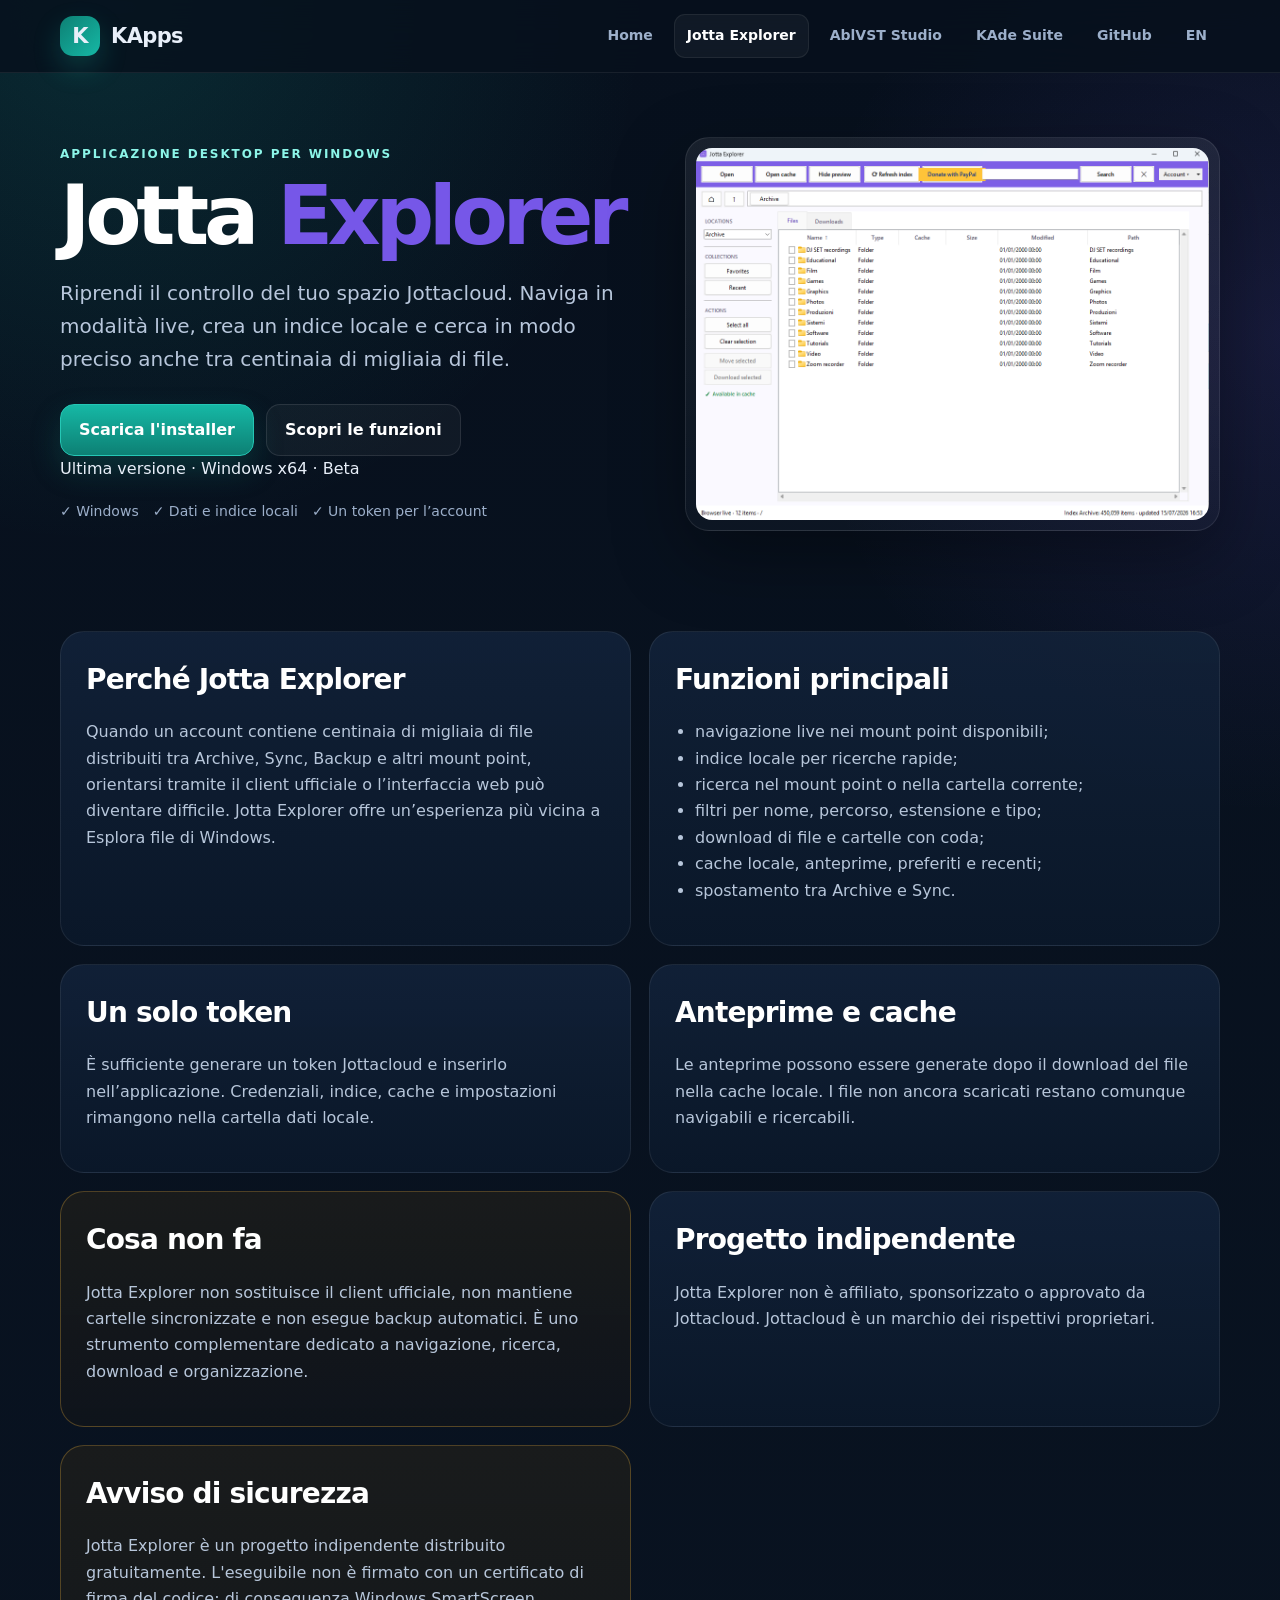
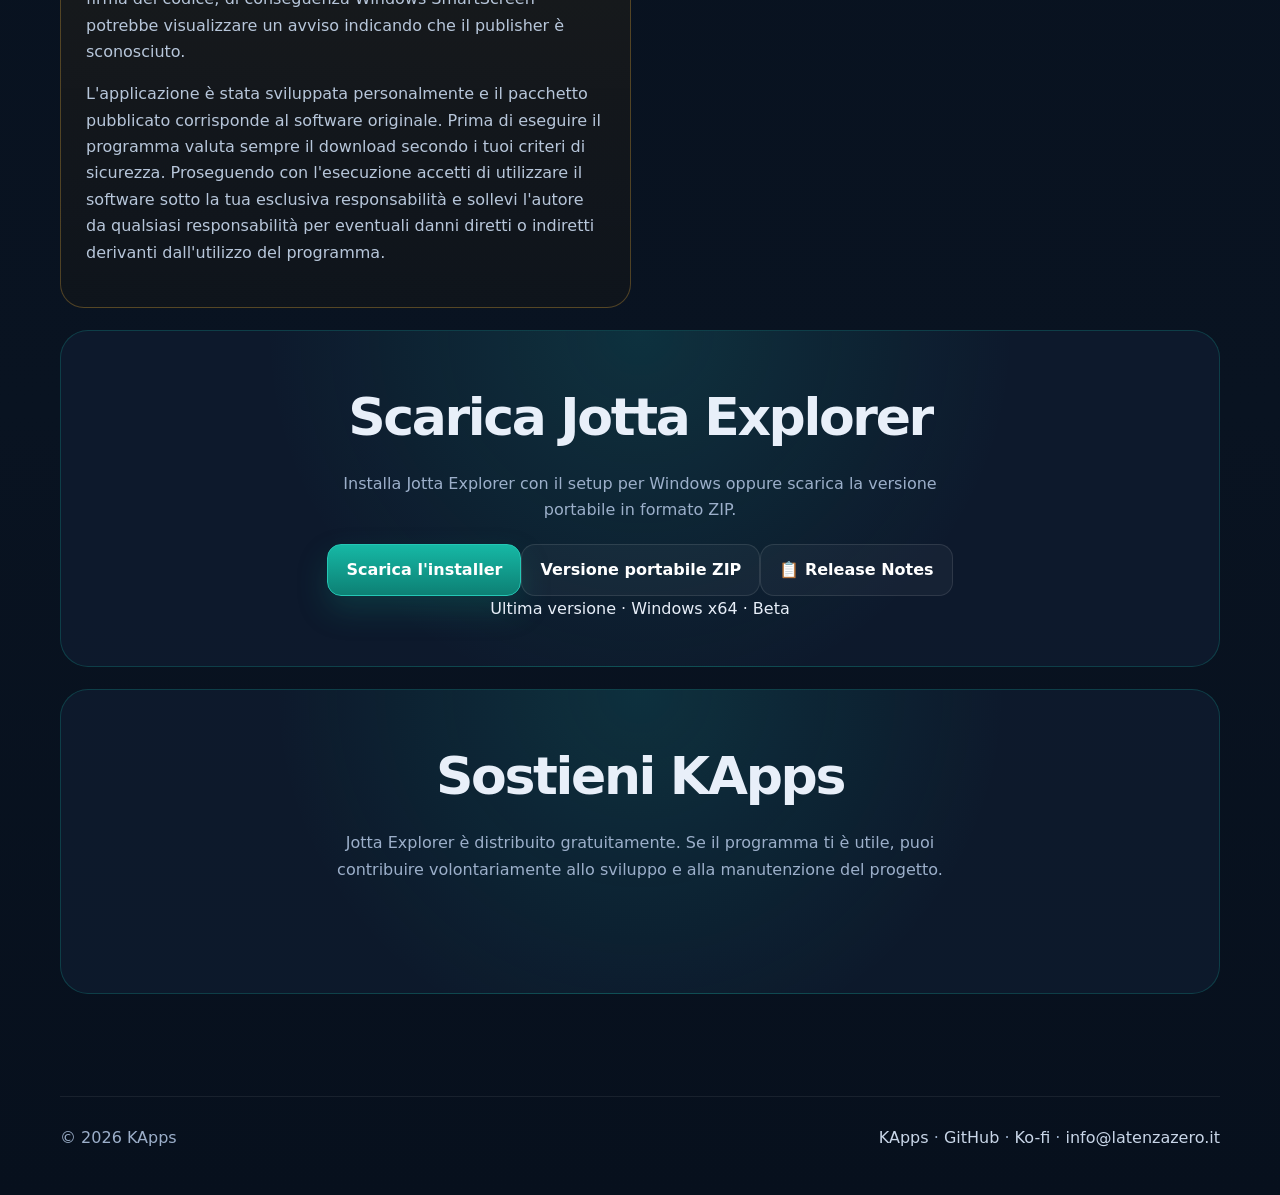
<file: it/jotta-explorer.html>
<!doctype html><html lang="it"><head><meta charset="utf-8"><meta name="viewport" content="width=device-width,initial-scale=1"><title>Jotta Explorer — Archivi Jottacloud su Windows</title><meta name="description" content="Jotta Explorer è un'app desktop Windows per esplorare, cercare, scaricare e organizzare grandi archivi Jottacloud."><link rel="icon" href="../assets/favicon-32.png"><link rel="stylesheet" href="../css/style.css">
  <link rel="canonical" href="https://canbelieve.github.io/it/jotta-explorer.html">
  <link rel="alternate" hreflang="it" href="https://canbelieve.github.io/it/jotta-explorer.html">
  <link rel="alternate" hreflang="en" href="https://canbelieve.github.io/jotta-explorer.html">
  <link rel="alternate" hreflang="x-default" href="https://canbelieve.github.io/jotta-explorer.html">
  <meta name="robots" content="index,follow">
  <meta name="theme-color" content="#07101d">
  <meta property="og:type" content="website">
  <meta property="og:site_name" content="KApps">
  <meta property="og:title" content="Jotta Explorer — Archivi Jottacloud su Windows">
  <meta property="og:description" content="Jotta Explorer è un'app desktop Windows per esplorare, cercare, scaricare e organizzare grandi archivi Jottacloud.">
  <meta property="og:url" content="https://canbelieve.github.io/jotta-explorer.html">
  <meta property="og:image" content="https://canbelieve.github.io/assets/jotta-explorer.png">
  <meta property="og:image:alt" content="Jotta Explorer">
  <meta property="og:locale" content="it_IT">
  <meta property="og:locale:alternate" content="en_US">
  <meta name="twitter:card" content="summary_large_image">
  <meta name="twitter:title" content="Jotta Explorer — Archivi Jottacloud su Windows">
  <meta name="twitter:description" content="Jotta Explorer è un'app desktop Windows per esplorare, cercare, scaricare e organizzare grandi archivi Jottacloud.">
  <meta name="twitter:image" content="https://canbelieve.github.io/assets/jotta-explorer.png">
  <script type="application/ld+json">{"@context":"https://schema.org","@graph":[{"@type":"SoftwareApplication","@id":"https://canbelieve.github.io/jotta-explorer.html#software","name":"Jotta Explorer","description":"Jotta Explorer è un'app desktop Windows per esplorare, cercare, scaricare e organizzare grandi archivi Jottacloud.","url":"https://canbelieve.github.io/jotta-explorer.html","inLanguage":"it","applicationCategory":"UtilitiesApplication","operatingSystem":"Windows","isAccessibleForFree":true,"offers":{"@type":"Offer","price":0,"priceCurrency":"EUR"},"downloadUrl":"https://github.com/canbelieve/canbelieve.github.io/releases/latest","publisher":{"@id":"https://canbelieve.github.io/#organization"}},{"@type":"Organization","@id":"https://canbelieve.github.io/#organization","name":"KApps","url":"https://canbelieve.github.io/","logo":"https://canbelieve.github.io/assets/icon-512.png","sameAs":["https://github.com/canbelieve","https://ko-fi.com/U7I223UF77"]},{"@type":"BreadcrumbList","@id":"https://canbelieve.github.io/jotta-explorer.html#breadcrumb","itemListElement":[{"@type":"ListItem","position":1,"name":"KApps","item":"https://canbelieve.github.io/"},{"@type":"ListItem","position":2,"name":"Jotta Explorer","item":"https://canbelieve.github.io/jotta-explorer.html"}]}]}</script>
</head><body>
<header class="site-header"><div class="container header-inner"><a class="brand" href="../index.html"><span class="brand-mark">K</span>KApps</a><nav class="nav" aria-label="Main navigation"><a href="../index.html">Home</a><a class="active" href="jotta-explorer.html">Jotta Explorer</a><a href="ablvst-studio.html">AblVST Studio</a><a href="https://canbelieve.github.io/kade-suite/">KAde Suite</a><a href="https://github.com/canbelieve">GitHub</a><a class="lang-btn" href="https://canbelieve.github.io/jotta-explorer.html" aria-label="Switch to English">EN</a></nav></div></header>
<main><section class="container product-hero"><div class="product-grid"><div class="product-copy"><div class="eyebrow">Applicazione desktop per Windows</div><h1>Jotta <span style="color:var(--purple)">Explorer</span></h1><p>Riprendi il controllo del tuo spazio Jottacloud. Naviga in modalità live, crea un indice locale e cerca in modo preciso anche tra centinaia di migliaia di file.</p><div class="hero-actions" style="justify-content:flex-start"><a class="button purple" href="https://github.com/canbelieve/canbelieve.github.io/releases/latest" target="_blank" rel="noopener" data-jotta-download="setup">Scarica l'installer</a><a class="button" href="#details">Scopri le funzioni</a></div><div class="release-info" data-jotta-release-info>Ultima versione • Windows x64 • Beta</div><div class="notes"><span>✓ Windows</span><span>✓ Dati e indice locali</span><span>✓ Un token per l’account</span></div></div><div class="product-shot"><img src="../assets/jotta-explorer.png" alt="Interfaccia di Jotta Explorer" width="1086" height="788" loading="lazy" decoding="async"></div></div></section>
<section class="container section" id="details"><div class="content-grid"><article class="panel"><h2>Perché Jotta Explorer</h2><p>Quando un account contiene centinaia di migliaia di file distribuiti tra Archive, Sync, Backup e altri mount point, orientarsi tramite il client ufficiale o l’interfaccia web può diventare difficile. Jotta Explorer offre un’esperienza più vicina a Esplora file di Windows.</p></article><article class="panel"><h2>Funzioni principali</h2><ul><li>navigazione live nei mount point disponibili;</li><li>indice locale per ricerche rapide;</li><li>ricerca nel mount point o nella cartella corrente;</li><li>filtri per nome, percorso, estensione e tipo;</li><li>download di file e cartelle con coda;</li><li>cache locale, anteprime, preferiti e recenti;</li><li>spostamento tra Archive e Sync.</li></ul></article><article class="panel"><h2>Un solo token</h2><p>È sufficiente generare un token Jottacloud e inserirlo nell’applicazione. Credenziali, indice, cache e impostazioni rimangono nella cartella dati locale.</p></article><article class="panel"><h2>Anteprime e cache</h2><p>Le anteprime possono essere generate dopo il download del file nella cache locale. I file non ancora scaricati restano comunque navigabili e ricercabili.</p></article><article class="panel callout"><h2>Cosa non fa</h2><p>Jotta Explorer non sostituisce il client ufficiale, non mantiene cartelle sincronizzate e non esegue backup automatici. È uno strumento complementare dedicato a navigazione, ricerca, download e organizzazione.</p></article><article class="panel"><h2>Progetto indipendente</h2><p>Jotta Explorer non è affiliato, sponsorizzato o approvato da Jottacloud. Jottacloud è un marchio dei rispettivi proprietari.</p></article>
<article class="panel callout">
<h2>Avviso di sicurezza</h2>


<p>
Jotta Explorer è un progetto indipendente distribuito gratuitamente. L'eseguibile non è firmato con un certificato di firma del codice; di conseguenza Windows SmartScreen potrebbe visualizzare un avviso indicando che il publisher è sconosciuto.
</p>



<p>
L'applicazione è stata sviluppata personalmente e il pacchetto pubblicato corrisponde al software originale. Prima di eseguire il programma valuta sempre il download secondo i tuoi criteri di sicurezza. Proseguendo con l'esecuzione accetti di utilizzare il software sotto la tua esclusiva responsabilità e sollevi l'autore da qualsiasi responsabilità per eventuali danni diretti o indiretti derivanti dall'utilizzo del programma.
</p>


</article>
</div><div class="cta"><h2>Scarica Jotta Explorer</h2><p>Installa Jotta Explorer con il setup per Windows oppure scarica la versione portabile in formato ZIP.</p><a class="button purple" href="https://github.com/canbelieve/canbelieve.github.io/releases/latest" target="_blank" rel="noopener" data-jotta-download="setup">Scarica l'installer</a><a class="button" href="https://github.com/canbelieve/canbelieve.github.io/releases/latest" target="_blank" rel="noopener" data-jotta-download="portable">Versione portabile ZIP</a><a class="button" href="https://github.com/canbelieve/canbelieve.github.io/releases/latest" target="_blank" rel="noopener">📋 Release Notes</a><div class="release-info" data-jotta-release-info>Ultima versione • Windows x64 • Beta</div></div><div class="cta cta-support"><h2>Sostieni KApps</h2><p>Jotta Explorer è distribuito gratuitamente. Se il programma ti è utile, puoi contribuire volontariamente allo sviluppo e alla manutenzione del progetto.</p><div class="support-kofi-widget"><script type="text/javascript" src="https://storage.ko-fi.com/cdn/widget/Widget_2.js"></script><script type="text/javascript">kofiwidget2.init('Support me on Ko-fi', '#232a4a', 'U7I223UF77');kofiwidget2.draw();</script></div></div></section></main>
<footer class="container footer"><span>© 2026 KApps</span><span><a href="../index.html">KApps</a> · <a href="https://github.com/canbelieve">GitHub</a> · <a href="https://ko-fi.com/U7I223UF77" target="_blank" rel="noopener noreferrer">Ko-fi</a> · <a href="mailto:info@latenzazero.it">info@latenzazero.it</a></span></footer><script src="../js/app.js?v=20260731"></script></body></html>
</file>
<file: css/style.css>
:root{
  --bg:#07101d;--bg2:#0a1526;--panel:#0f1d33;--panel2:#13243e;--line:#263a5c;
  --text:#e8eff9;--muted:#9cafca;--white:#fff;--brand:#16b8a5;--brand2:#0d8074;
  --purple:#7657e8;--warning:#f5b83d;--shadow:0 24px 70px rgba(0,0,0,.34);
}
*{box-sizing:border-box}html{scroll-behavior:smooth}body{margin:0;background:
radial-gradient(circle at 8% 0,rgba(22,184,165,.16),transparent 34rem),
radial-gradient(circle at 100% 12%,rgba(118,87,232,.14),transparent 30rem),
linear-gradient(180deg,var(--bg),#091321 72%,var(--bg));color:var(--text);font:16px/1.65 Inter,system-ui,-apple-system,"Segoe UI",sans-serif}
a{color:inherit}.container{width:min(1160px,calc(100% - 32px));margin:auto}.site-header{position:sticky;top:0;z-index:50;background:rgba(7,16,29,.82);backdrop-filter:blur(18px);border-bottom:1px solid rgba(255,255,255,.07)}
.header-inner{min-height:72px;display:flex;align-items:center;justify-content:space-between;gap:20px}.brand{display:flex;align-items:center;gap:11px;text-decoration:none;font-size:21px;font-weight:900;letter-spacing:-.03em}.brand-mark{width:40px;height:40px;border-radius:13px;display:grid;place-items:center;background:linear-gradient(135deg,var(--brand2),var(--brand));box-shadow:0 12px 28px rgba(22,184,165,.24)}
.nav{display:flex;align-items:center;gap:8px}.nav a,.lang-btn{border:1px solid transparent;background:transparent;color:var(--muted);padding:9px 12px;border-radius:11px;text-decoration:none;font-weight:750;font-size:14px}.nav a:hover,.nav a.active{color:#fff;background:rgba(255,255,255,.045);border-color:rgba(255,255,255,.07)}.lang-btn{cursor:pointer;color:#fff;border-color:rgba(255,255,255,.1);background:rgba(255,255,255,.04)}
.hero{padding:84px 0 58px;text-align:center}.eyebrow{color:#8cf5e8;font-size:12px;letter-spacing:.16em;text-transform:uppercase;font-weight:900}.hero h1{font-size:clamp(50px,9vw,92px);line-height:.96;letter-spacing:-.075em;margin:14px 0 22px;color:#fff}.hero h1 span{color:var(--brand)}.hero-copy{max-width:780px;margin:auto;color:#b8c7dc;font-size:20px}.hero-actions{display:flex;justify-content:center;gap:12px;flex-wrap:wrap;margin-top:28px}
.button{display:inline-flex;align-items:center;justify-content:center;min-height:48px;padding:12px 18px;border-radius:14px;text-decoration:none;font-weight:850;border:1px solid rgba(255,255,255,.1);background:rgba(255,255,255,.04);color:#fff}.button.primary{background:linear-gradient(180deg,var(--brand),var(--brand2));border-color:#25c7b5;box-shadow:0 14px 30px rgba(13,128,116,.27)}.button.purple{background:linear-gradient(180deg,#8468ee,#6548cf);border-color:#947df0;box-shadow:0 14px 30px rgba(101,72,207,.26)}.button:hover{transform:translateY(-1px)}
.button.ablvst{background:linear-gradient(135deg,#ef5c9b,#9a5ce6);border-color:#f47fb1;box-shadow:0 14px 30px rgba(202,83,174,.25)}.ablvst-tag{color:#ffd0ea;border-color:rgba(239,92,155,.34);background:rgba(239,92,155,.08)}
.section{padding:60px 0}.section-head{display:flex;justify-content:space-between;align-items:end;gap:24px;margin-bottom:22px}.section-head h2{margin:0;color:#fff;font-size:clamp(32px,5vw,50px);letter-spacing:-.05em;line-height:1}.section-head p{max-width:620px;margin:0;color:var(--muted)}
.apps-grid{display:grid;grid-template-columns:1fr 1fr;gap:22px}.app-card{overflow:hidden;border:1px solid rgba(255,255,255,.075);background:linear-gradient(180deg,rgba(19,36,62,.98),rgba(10,22,39,.98));border-radius:28px;box-shadow:var(--shadow)}.app-shot{margin:22px 22px 0;border-radius:20px 20px 0 0;overflow:hidden;border:1px solid rgba(255,255,255,.09);border-bottom:0;background:#fff;transition:.25s transform}.app-card:hover .app-shot{transform:translateY(-4px)}.app-shot img{display:block;width:100%;height:310px;object-fit:cover;object-position:top}.app-content{padding:25px}.tag{display:inline-flex;padding:7px 10px;border-radius:999px;border:1px solid rgba(255,255,255,.08);background:rgba(255,255,255,.035);font-size:12px;font-weight:850;color:#c2d0e2}.app-content h3{font-size:34px;letter-spacing:-.045em;color:#fff;margin:13px 0 8px}.app-content p{color:#b6c5da;margin:0}.app-actions{display:flex;gap:10px;flex-wrap:wrap;margin-top:20px}.store-badge{display:block;width:206px;height:58px;object-fit:contain;margin-top:14px}
.feature-strip{display:grid;grid-template-columns:repeat(3,1fr);gap:12px;padding:20px;border-top:1px solid rgba(255,255,255,.07);background:rgba(0,0,0,.11)}.mini-feature{padding:16px;border:1px solid rgba(255,255,255,.07);background:rgba(255,255,255,.027);border-radius:16px;color:#b9c7da}.mini-feature strong{display:block;color:#fff;margin-bottom:4px}
.product-hero{padding:64px 0 40px}.product-grid{display:grid;grid-template-columns:1.05fr .95fr;gap:34px;align-items:center}.product-copy h1{font-size:clamp(48px,8vw,82px);line-height:.98;letter-spacing:-.065em;margin:12px 0 20px;color:#fff}.product-copy p{color:#b8c7dc;font-size:20px}.product-shot{border:1px solid rgba(255,255,255,.09);border-radius:24px;padding:10px;background:linear-gradient(180deg,rgba(255,255,255,.07),rgba(255,255,255,.025));box-shadow:var(--shadow)}.product-shot img{width:100%;display:block;border-radius:16px;background:#fff}.notes{display:flex;gap:14px;flex-wrap:wrap;margin-top:18px;color:var(--muted);font-size:14px}
.content-grid{display:grid;grid-template-columns:1fr 1fr;gap:18px}.panel{border:1px solid rgba(255,255,255,.075);background:linear-gradient(180deg,rgba(18,34,57,.9),rgba(11,24,42,.92));border-radius:24px;padding:25px}.panel h2{margin:0 0 12px;color:#fff;font-size:28px;letter-spacing:-.03em}.panel h3{color:#fff}.panel p,.panel li{color:#b7c6da}.panel ul{padding-left:20px}.callout{border-color:rgba(245,184,61,.28);background:linear-gradient(180deg,rgba(104,72,10,.18),rgba(33,25,15,.26))}.cta{margin-top:22px;text-align:center;border:1px solid rgba(22,184,165,.23);background:radial-gradient(circle at top,rgba(22,184,165,.15),transparent 56%),rgba(15,29,49,.75);border-radius:28px;padding:44px 24px}.cta h2{margin:0 0 10px;font-size:clamp(32px,5vw,52px);letter-spacing:-.045em}.cta p{max-width:660px;margin:0 auto 20px;color:var(--muted)}
.content-grid{display:grid;grid-template-columns:1fr 1fr;gap:18px}.panel{border:1px solid rgba(255,255,255,.075);background:linear-gradient(180deg,rgba(18,34,57,.9),rgba(11,24,42,.92));border-radius:24px;padding:25px}.panel h2{margin:0 0 12px;color:#fff;font-size:28px;letter-spacing:-.03em}.panel h3{color:#fff}.panel p,.panel li{color:#b7c6da}.panel ul{padding-left:20px}.callout{border-color:rgba(245,184,61,.28);background:linear-gradient(180deg,rgba(104,72,10,.18),rgba(33,25,15,.26))}.cta{margin-top:22px;text-align:center;border:1px solid rgba(22,184,165,.23);background:radial-gradient(circle at top,rgba(22,184,165,.15),transparent 56%),rgba(15,29,49,.75);border-radius:28px;padding:44px 24px}.cta h2{margin:0 0 10px;font-size:clamp(32px,5vw,52px);letter-spacing:-.045em}.cta p{max-width:660px;margin:0 auto 20px;color:var(--muted)}.cta-support .support-kofi-widget{min-height:46px;display:flex;align-items:center;justify-content:center}.cta-support .support-kofi-widget .kofi-button{min-height:46px!important;height:46px!important;margin:0!important;display:inline-flex!important;align-items:center!important;justify-content:center!important;border-radius:14px!important;font:850 16px/1.65 Inter,system-ui,-apple-system,"Segoe UI",sans-serif!important}
.ablvst-page .product-copy h1 span{color:#f37ab0}.ablvst-page .product-shot{border-color:rgba(239,92,155,.27)}.ablvst-page .notes{color:#c9b9d8}.ablvst-page .cta-download{border-color:rgba(239,92,155,.3);background:radial-gradient(circle at top,rgba(239,92,155,.16),transparent 56%),rgba(22,16,40,.78)}.download-actions{display:flex;justify-content:center;align-items:center;gap:12px;flex-wrap:wrap;margin:24px 0 18px}.download-meta{display:flex;justify-content:center;gap:16px;flex-wrap:wrap;font-size:14px}.download-meta a{color:#f5b8d4}.platform-note{margin-top:28px;padding:17px 19px;border:1px solid rgba(255,255,255,.09);border-radius:16px;background:rgba(255,255,255,.035);color:var(--muted)}.platform-note strong{color:#fff}.macos-status{display:inline-flex;align-items:center;min-height:48px;padding:12px 18px;border:1px solid rgba(255,255,255,.12);border-radius:14px;color:#cfbddb;background:rgba(255,255,255,.04);font-weight:800}
.privacy-panel{max-width:860px;margin:0 auto}.privacy-panel h2{margin-top:28px}.privacy-panel h2:first-of-type{margin-top:8px}.privacy-panel code{color:#d6e3f5;background:rgba(255,255,255,.07);padding:2px 6px;border-radius:6px}
.footer{margin-top:42px;padding:28px 0 44px;border-top:1px solid rgba(255,255,255,.07);display:flex;justify-content:space-between;gap:20px;flex-wrap:wrap;color:var(--muted)}.footer a{text-decoration:none;color:#c9d6e8}
[hidden]{display:none!important}
@media(max-width:920px){.apps-grid,.product-grid,.content-grid{grid-template-columns:1fr}.app-shot img{height:auto}.feature-strip{grid-template-columns:1fr}.nav a:not(.keep-mobile){display:none}.hero{padding-top:54px}.section-head{display:block}.section-head p{margin-top:10px}}
@media(max-width:560px){.header-inner{min-height:64px}.brand{font-size:19px}.brand-mark{width:36px;height:36px}.hero h1{font-size:54px}.hero-copy,.product-copy p{font-size:18px}.app-content{padding:21px}.app-shot{margin:14px 14px 0}.section{padding:44px 0}}
.product-hero .hero-actions{justify-content:flex-start!important}.product-copy h1 span{color:var(--purple)!important}.button.primary,.button.purple,.button.ablvst{background:linear-gradient(180deg,var(--brand),var(--brand2));border-color:#25c7b5;box-shadow:0 14px 30px rgba(13,128,116,.27)}
.screenshot-section{margin-top:58px}.screenshot-section .section-head{margin-bottom:22px}.screenshot-grid{display:grid;grid-template-columns:repeat(2,minmax(0,1fr));gap:18px;align-items:start}.screenshot-card{margin:0;overflow:hidden;border:1px solid rgba(255,255,255,.075);background:linear-gradient(180deg,rgba(18,34,57,.94),rgba(11,24,42,.96));border-radius:24px;box-shadow:var(--shadow)}.screenshot-frame{display:grid;place-items:center;overflow:hidden;background:#0b0a18;border-bottom:1px solid rgba(255,255,255,.075)}.screenshot-card-wide .screenshot-frame{aspect-ratio:4/3}.screenshot-card-tall .screenshot-frame{aspect-ratio:3/4}.screenshot-frame a{display:block;width:100%;height:100%;cursor:zoom-in}.screenshot-frame a:focus-visible{outline:3px solid #8cf5e8;outline-offset:-3px}.screenshot-frame img{display:block;width:100%;height:100%;object-fit:contain;object-position:center;transition:transform .25s ease}.screenshot-card:hover .screenshot-frame img{transform:scale(1.015)}.screenshot-card figcaption{padding:20px 22px 22px}.screenshot-card figcaption strong{display:block;color:#fff;font-size:20px;letter-spacing:-.025em}.screenshot-card figcaption p{margin:7px 0 0;color:#b7c6da}.screenshot-card figcaption [data-lang]{margin:0}.screenshot-card figcaption strong[hidden]+strong:not([hidden]){margin-top:0}
@media(max-width:920px){.screenshot-grid{grid-template-columns:1fr}.screenshot-card-wide .screenshot-frame,.screenshot-card-tall .screenshot-frame{aspect-ratio:auto}.screenshot-frame img{height:auto;max-height:680px}}
@media(max-width:560px){.screenshot-card figcaption{padding:18px}.screenshot-card figcaption strong{font-size:18px}}
/* Preserve each hero screenshot's native aspect ratio at responsive widths. */
.product-shot img { height: auto; }
</file>
